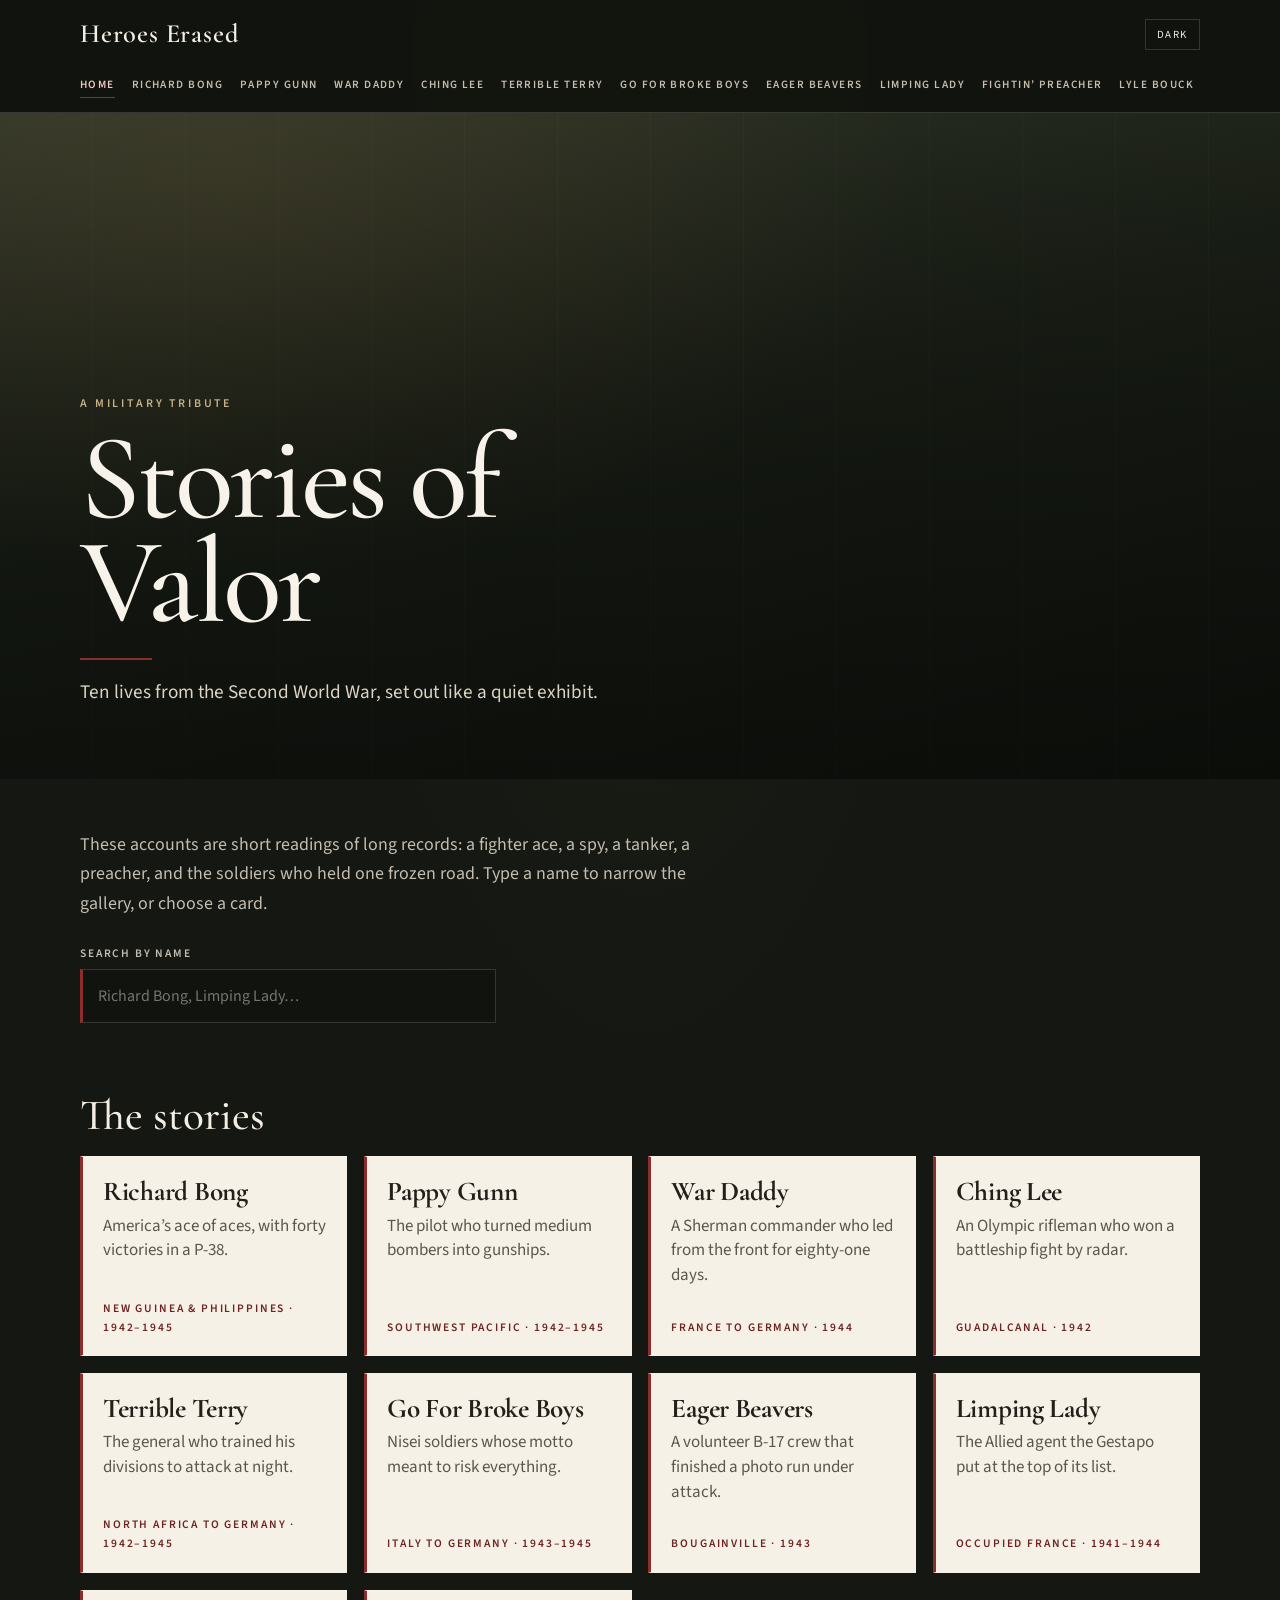
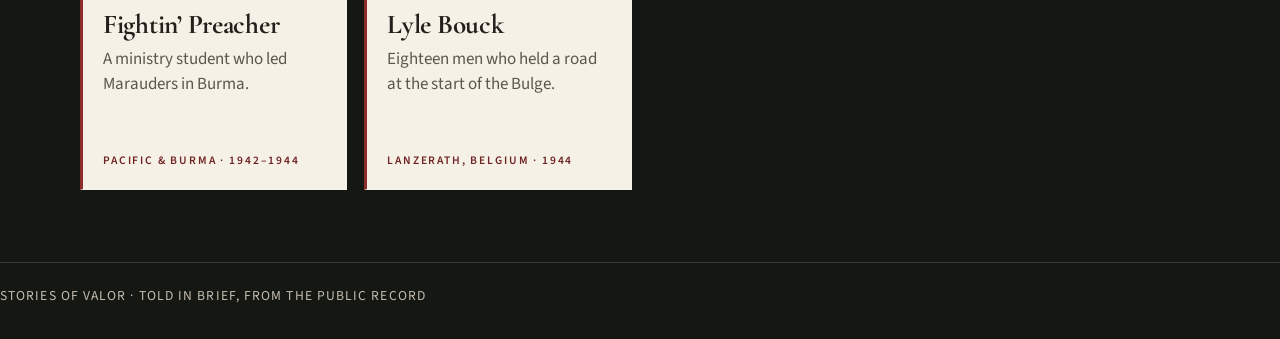
<file: index.html>
<!DOCTYPE html>
<html lang="en">
<head>
  <meta charset="UTF-8">
  <meta name="viewport" content="width=device-width, initial-scale=1.0">
  <title>Stories of Valor · Heroes Erased</title>
  <meta name="description" content="A gallery of ten stories of courage from the Second World War.">
  <link rel="preconnect" href="https://fonts.googleapis.com">
  <link rel="preconnect" href="https://fonts.gstatic.com" crossorigin>
  <link href="https://fonts.googleapis.com/css2?family=Cormorant+Garamond:ital,wght@0,500;0,600;0,700;1,500&family=Source+Sans+3:ital,wght@0,400;0,500;0,600;0,700;1,400&display=swap" rel="stylesheet">
  <link rel="stylesheet" href="css/styles.css">
  <script src="js/main.js"></script>
</head>
<body data-page="home">
  <a class="skip-link" href="#main">Skip to content</a>
  <!-- Navigation is rendered by js/main.js -->
  <header class="site-header" id="site-header"></header>
  <main id="main">
    <section class="hero">
      <div class="hero-overlay"></div>
      <div class="hero-content">
        <p class="eyebrow">A military tribute</p>
        <h1>Stories of Valor</h1>
        <hr class="hero-rule">
        <p class="hero-sub">Ten lives from the Second World War, set out like a quiet exhibit.</p>
      </div>
    </section>
    <section class="section">
      <p class="intro-copy">These accounts are short readings of long records: a fighter ace, a spy, a tanker, a preacher, and the soldiers who held one frozen road. Type a name to narrow the gallery, or choose a card.</p>
      <form class="search-form" role="search">
        <label for="story-search">Search by name</label>
        <input id="story-search" type="search" placeholder="Richard Bong, Limping Lady…" autocomplete="off">
      </form>
      <p id="search-status" class="search-status" aria-live="polite"></p>
      <h2 class="section-title" id="gallery-title">The stories</h2>
      <div class="card-grid" id="card-grid">
        <a class="story-card" href="richard-bong.html">
          <h2>Richard Bong</h2>
          <p class="teaser">America’s ace of aces, with forty victories in a P-38.</p>
          <p class="card-meta">New Guinea &amp; Philippines · 1942–1945</p>
        </a>
        <a class="story-card" href="pappy-gunn.html">
          <h2>Pappy Gunn</h2>
          <p class="teaser">The pilot who turned medium bombers into gunships.</p>
          <p class="card-meta">Southwest Pacific · 1942–1945</p>
        </a>
        <a class="story-card" href="war-daddy.html">
          <h2>War Daddy</h2>
          <p class="teaser">A Sherman commander who led from the front for eighty-one days.</p>
          <p class="card-meta">France to Germany · 1944</p>
        </a>
        <a class="story-card" href="ching-lee.html">
          <h2>Ching Lee</h2>
          <p class="teaser">An Olympic rifleman who won a battleship fight by radar.</p>
          <p class="card-meta">Guadalcanal · 1942</p>
        </a>
        <a class="story-card" href="terrible-terry.html">
          <h2>Terrible Terry</h2>
          <p class="teaser">The general who trained his divisions to attack at night.</p>
          <p class="card-meta">North Africa to Germany · 1942–1945</p>
        </a>
        <a class="story-card" href="go-for-broke.html">
          <h2>Go For Broke Boys</h2>
          <p class="teaser">Nisei soldiers whose motto meant to risk everything.</p>
          <p class="card-meta">Italy to Germany · 1943–1945</p>
        </a>
        <a class="story-card" href="eager-beavers.html">
          <h2>Eager Beavers</h2>
          <p class="teaser">A volunteer B-17 crew that finished a photo run under attack.</p>
          <p class="card-meta">Bougainville · 1943</p>
        </a>
        <a class="story-card" href="limping-lady.html">
          <h2>Limping Lady</h2>
          <p class="teaser">The Allied agent the Gestapo put at the top of its list.</p>
          <p class="card-meta">Occupied France · 1941–1944</p>
        </a>
        <a class="story-card" href="fighting-preacher.html">
          <h2>Fightin’ Preacher</h2>
          <p class="teaser">A ministry student who led Marauders in Burma.</p>
          <p class="card-meta">Pacific &amp; Burma · 1942–1944</p>
        </a>
        <a class="story-card" href="lyle-bouck.html">
          <h2>Lyle Bouck</h2>
          <p class="teaser">Eighteen men who held a road at the start of the Bulge.</p>
          <p class="card-meta">Lanzerath, Belgium · 1944</p>
        </a>
      </div>
    </section>
  </main>
  <footer class="site-footer">
    <p>Stories of Valor · Told in brief, from the public record</p>
  </footer>
  <script src="js/theme.js"></script>
</body>
</html>
</file>
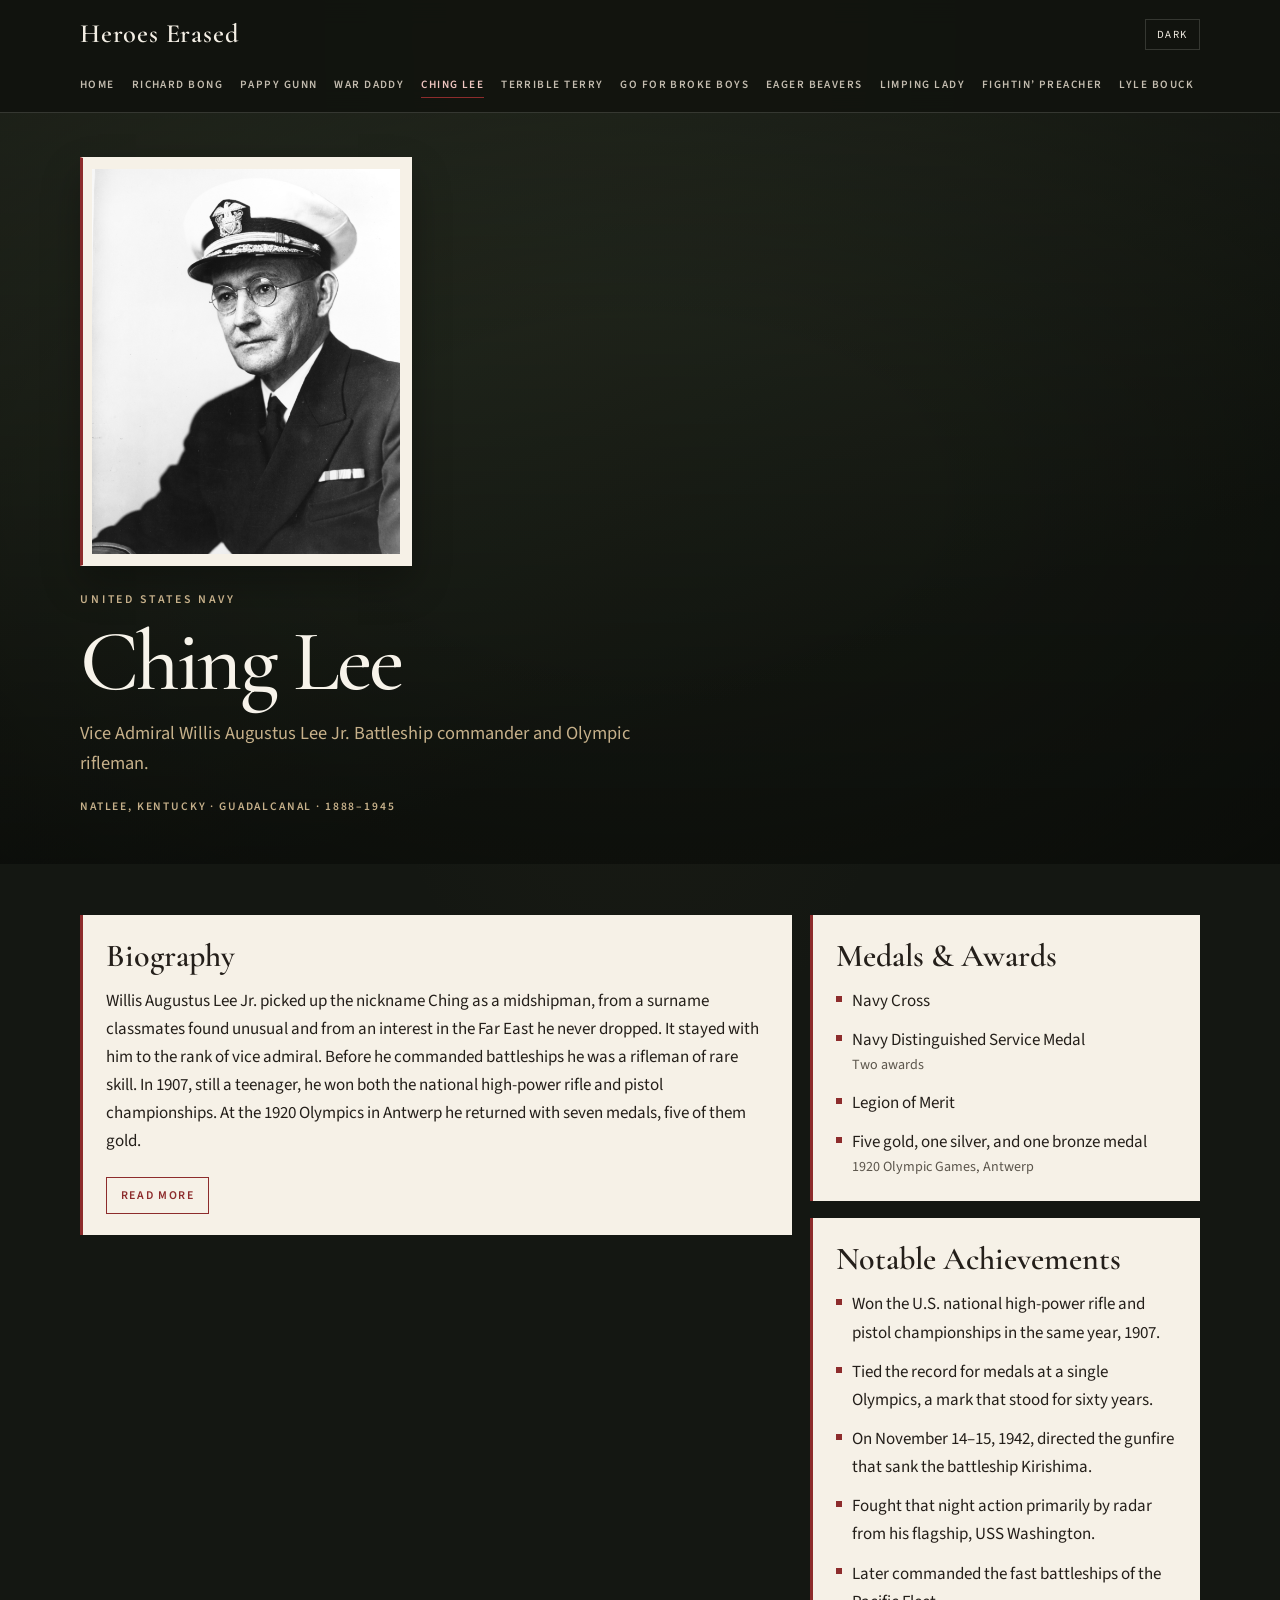
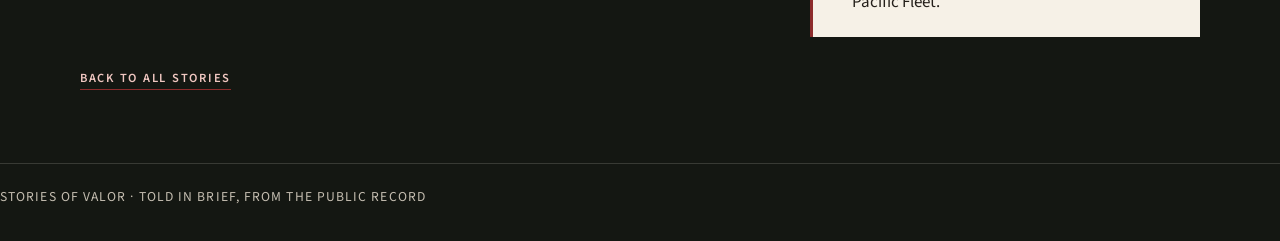
<file: ching-lee.html>
<!DOCTYPE html>
<html lang="en">
<head>
  <meta charset="UTF-8">
  <meta name="viewport" content="width=device-width, initial-scale=1.0">
  <title>Ching Lee · Stories of Valor</title>
  <meta name="description" content="Vice Admiral Willis A. Lee, the Olympic marksman who commanded at Guadalcanal.">
  <link rel="preconnect" href="https://fonts.googleapis.com">
  <link rel="preconnect" href="https://fonts.gstatic.com" crossorigin>
  <link href="https://fonts.googleapis.com/css2?family=Cormorant+Garamond:ital,wght@0,500;0,600;0,700;1,500&family=Source+Sans+3:ital,wght@0,400;0,500;0,600;0,700;1,400&display=swap" rel="stylesheet">
  <link rel="stylesheet" href="css/styles.css">
  <script src="js/main.js"></script>
</head>
<body data-page="ching-lee">
  <a class="skip-link" href="#main">Skip to content</a>
  <header class="site-header" id="site-header"></header>
  <main id="main">
    <header class="profile-banner">
      <div class="profile-banner-inner">
        <figure class="portrait-card">
          <img src="Images/chinglee.jpg" alt="Ching Lee">
        </figure>
        <p class="eyebrow">United States Navy</p>
        <h1>Ching Lee</h1>
        <p class="profile-role">Vice Admiral Willis Augustus Lee Jr. Battleship commander and Olympic rifleman.</p>
        <p class="card-meta">Natlee, Kentucky · Guadalcanal · 1888–1945</p>
      </div>
    </header>
    <section class="section">
      <div class="profile-grid">
        <article class="panel">
          <h2>Biography</h2>
          <div class="bio" id="bio">
            <p>Willis Augustus Lee Jr. picked up the nickname Ching as a midshipman, from a surname classmates found unusual and from an interest in the Far East he never dropped. It stayed with him to the rank of vice admiral. Before he commanded battleships he was a rifleman of rare skill. In 1907, still a teenager, he won both the national high-power rifle and pistol championships. At the 1920 Olympics in Antwerp he returned with seven medals, five of them gold.</p>
            <div class="bio-more" id="bio-more">
              <p>His war turned on a dark night off Guadalcanal. On November 14–15, 1942, Rear Admiral Lee flew his flag in the battleship Washington. A Japanese force built around the battleship Kirishima was coming down to shell the Marines and put reinforcements ashore. Lee fought the action with radar, an instrument he understood as an extension of gunnery. Washington’s salvos left Kirishima a wreck. She sank before morning. It was the only time in the war an American battleship sank an enemy battleship in a single-ship gunfight.</p>
              <p>The Navy Cross followed, and in 1944 command of the Pacific Fleet’s battleships. Ten days after Japan surrendered, Lee died of a heart attack in a launch carrying him out to the gunnery ship Wyoming, off Portland, Maine. He is buried at Arlington National Cemetery.</p>
            </div>
          </div>
          <button class="read-toggle" type="button" aria-controls="bio-more">Read more</button>
        </article>
        <div class="profile-side">
          <section class="panel">
            <h2>Medals &amp; Awards</h2>
            <ul class="award-list">
              <li>Navy Cross</li>
              <li>Navy Distinguished Service Medal <span class="award-note">Two awards</span></li>
              <li>Legion of Merit</li>
              <li>Five gold, one silver, and one bronze medal <span class="award-note">1920 Olympic Games, Antwerp</span></li>
            </ul>
          </section>
          <section class="panel">
            <h2>Notable Achievements</h2>
            <ul class="achieve-list">
              <li>Won the U.S. national high-power rifle and pistol championships in the same year, 1907.</li>
              <li>Tied the record for medals at a single Olympics, a mark that stood for sixty years.</li>
              <li>On November 14–15, 1942, directed the gunfire that sank the battleship Kirishima.</li>
              <li>Fought that night action primarily by radar from his flagship, USS Washington.</li>
              <li>Later commanded the fast battleships of the Pacific Fleet.</li>
            </ul>
          </section>
        </div>
      </div>
      <p class="back-link"><a href="index.html">Back to all stories</a></p>
    </section>
  </main>
  <footer class="site-footer">
    <p>Stories of Valor · Told in brief, from the public record</p>
  </footer>
  <script src="js/theme.js"></script>
</body>
</html>
</file>
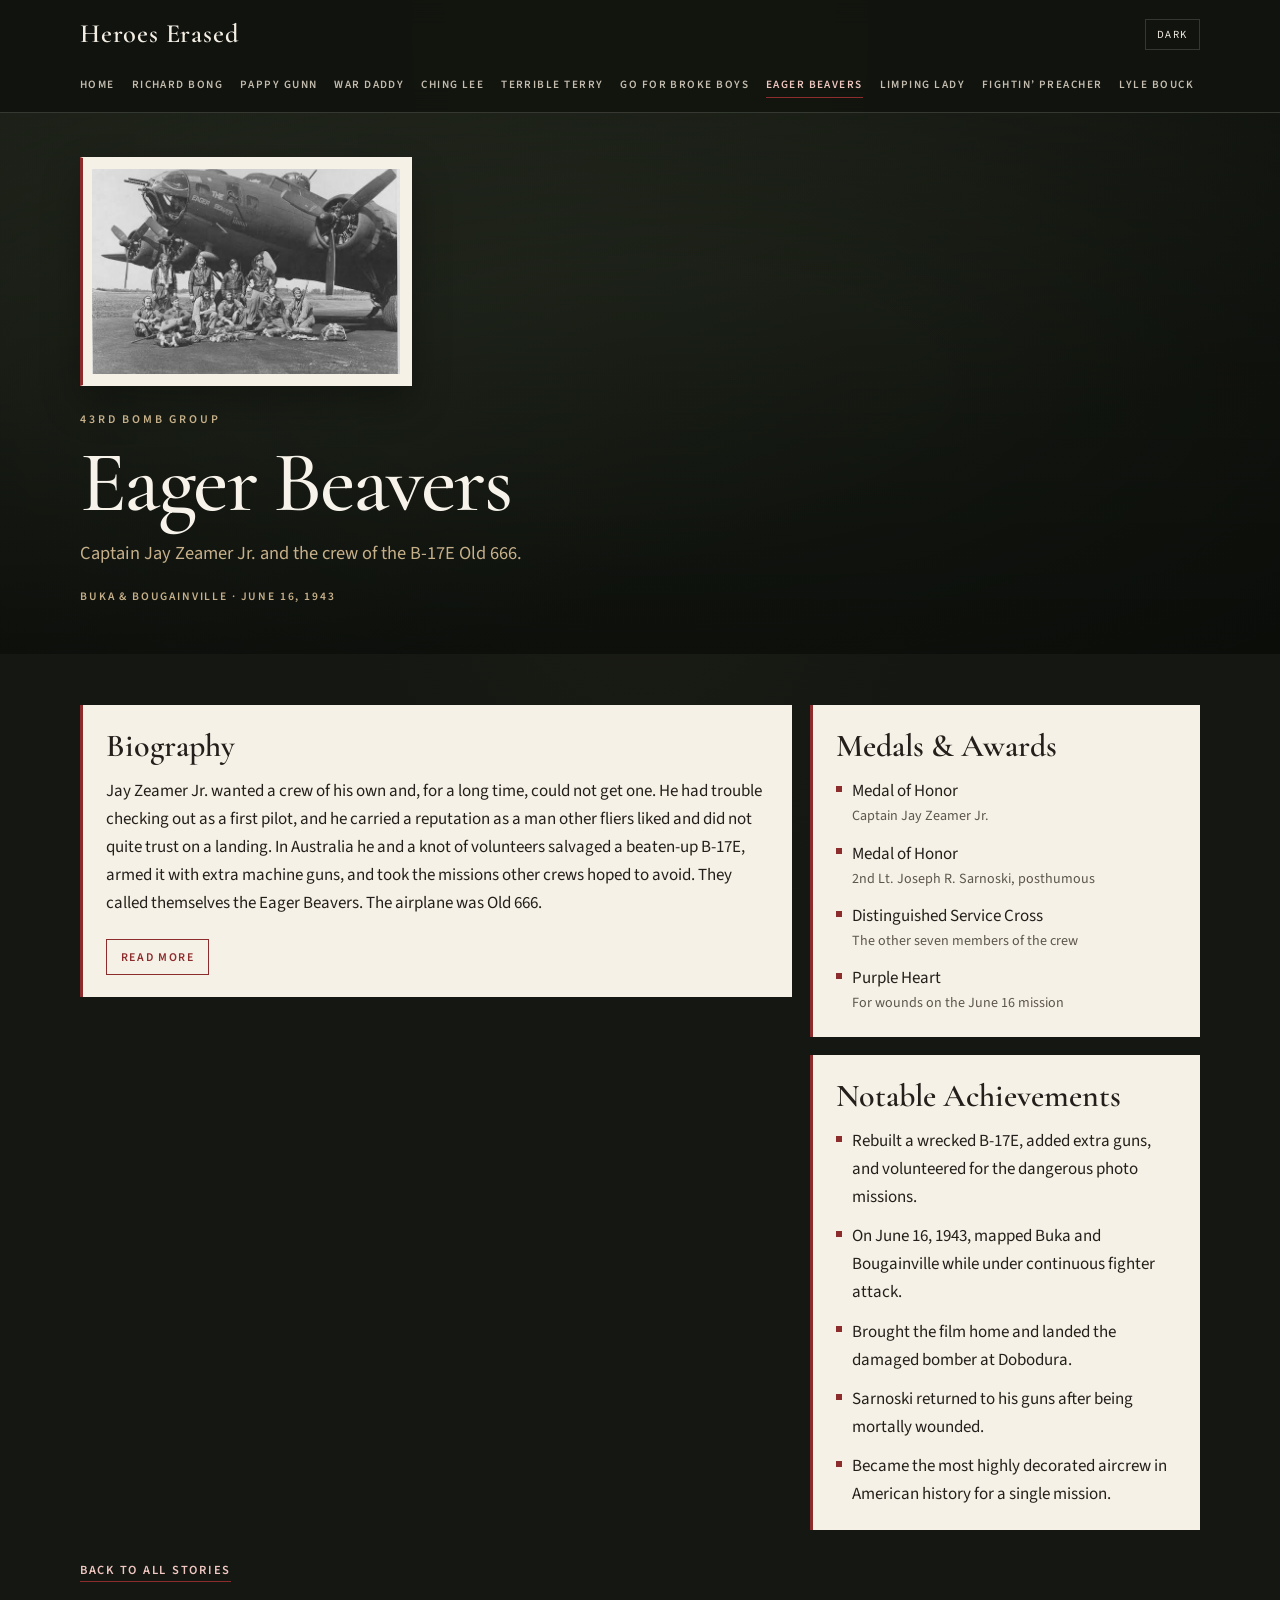
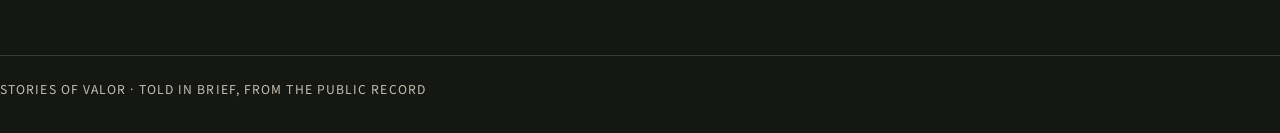
<file: eager-beavers.html>
<!DOCTYPE html>
<html lang="en">
<head>
  <meta charset="UTF-8">
  <meta name="viewport" content="width=device-width, initial-scale=1.0">
  <title>Eager Beavers · Stories of Valor</title>
  <meta name="description" content="Jay Zeamer and the B-17 crew known as the Eager Beavers, the most decorated American aircrew.">
  <link rel="preconnect" href="https://fonts.googleapis.com">
  <link rel="preconnect" href="https://fonts.gstatic.com" crossorigin>
  <link href="https://fonts.googleapis.com/css2?family=Cormorant+Garamond:ital,wght@0,500;0,600;0,700;1,500&family=Source+Sans+3:ital,wght@0,400;0,500;0,600;0,700;1,400&display=swap" rel="stylesheet">
  <link rel="stylesheet" href="css/styles.css">
  <script src="js/main.js"></script>
</head>
<body data-page="eager-beavers">
  <a class="skip-link" href="#main">Skip to content</a>
  <header class="site-header" id="site-header"></header>
  <main id="main">
    <header class="profile-banner">
      <div class="profile-banner-inner">
        <figure class="portrait-card portrait-card--wide">
          <img src="Images/eagerbeavers.jpg" alt="Eager Beavers">
        </figure>
        <p class="eyebrow">43rd Bomb Group</p>
        <h1>Eager Beavers</h1>
        <p class="profile-role">Captain Jay Zeamer Jr. and the crew of the B-17E Old 666.</p>
        <p class="card-meta">Buka &amp; Bougainville · June 16, 1943</p>
      </div>
    </header>
    <section class="section">
      <div class="profile-grid">
        <article class="panel">
          <h2>Biography</h2>
          <div class="bio" id="bio">
            <p>Jay Zeamer Jr. wanted a crew of his own and, for a long time, could not get one. He had trouble checking out as a first pilot, and he carried a reputation as a man other fliers liked and did not quite trust on a landing. In Australia he and a knot of volunteers salvaged a beaten-up B-17E, armed it with extra machine guns, and took the missions other crews hoped to avoid. They called themselves the Eager Beavers. The airplane was Old 666.</p>
            <div class="bio-more" id="bio-more">
              <p>On June 16, 1943, Zeamer volunteered to photograph the coasts of Buka and Bougainville ahead of an Allied landing. The bomber made the mapping run alone. Japanese fighters rose to meet it, and Zeamer held the course until the cameras finished. The fight ran for most of an hour. Bombardier Joseph Sarnoski, already wounded, crawled back to his guns and kept firing until he was killed. Zeamer was hit in both arms and both legs, with one leg broken, and stayed at the controls. The crew shot down several of the fighters. Old 666, riddled and without hydraulics, reached Dobodura, hundreds of miles away, and landed.</p>
              <p>Zeamer lived. Sarnoski received the Medal of Honor after his death, and Zeamer received the same medal. Every other member of the crew received the Distinguished Service Cross. It remains the most highly decorated aircrew in American history.</p>
            </div>
          </div>
          <button class="read-toggle" type="button" aria-controls="bio-more">Read more</button>
        </article>
        <div class="profile-side">
          <section class="panel">
            <h2>Medals &amp; Awards</h2>
            <ul class="award-list">
              <li>Medal of Honor <span class="award-note">Captain Jay Zeamer Jr.</span></li>
              <li>Medal of Honor <span class="award-note">2nd Lt. Joseph R. Sarnoski, posthumous</span></li>
              <li>Distinguished Service Cross <span class="award-note">The other seven members of the crew</span></li>
              <li>Purple Heart <span class="award-note">For wounds on the June 16 mission</span></li>
            </ul>
          </section>
          <section class="panel">
            <h2>Notable Achievements</h2>
            <ul class="achieve-list">
              <li>Rebuilt a wrecked B-17E, added extra guns, and volunteered for the dangerous photo missions.</li>
              <li>On June 16, 1943, mapped Buka and Bougainville while under continuous fighter attack.</li>
              <li>Brought the film home and landed the damaged bomber at Dobodura.</li>
              <li>Sarnoski returned to his guns after being mortally wounded.</li>
              <li>Became the most highly decorated aircrew in American history for a single mission.</li>
            </ul>
          </section>
        </div>
      </div>
      <p class="back-link"><a href="index.html">Back to all stories</a></p>
    </section>
  </main>
  <footer class="site-footer">
    <p>Stories of Valor · Told in brief, from the public record</p>
  </footer>
  <script src="js/theme.js"></script>
</body>
</html>
</file>
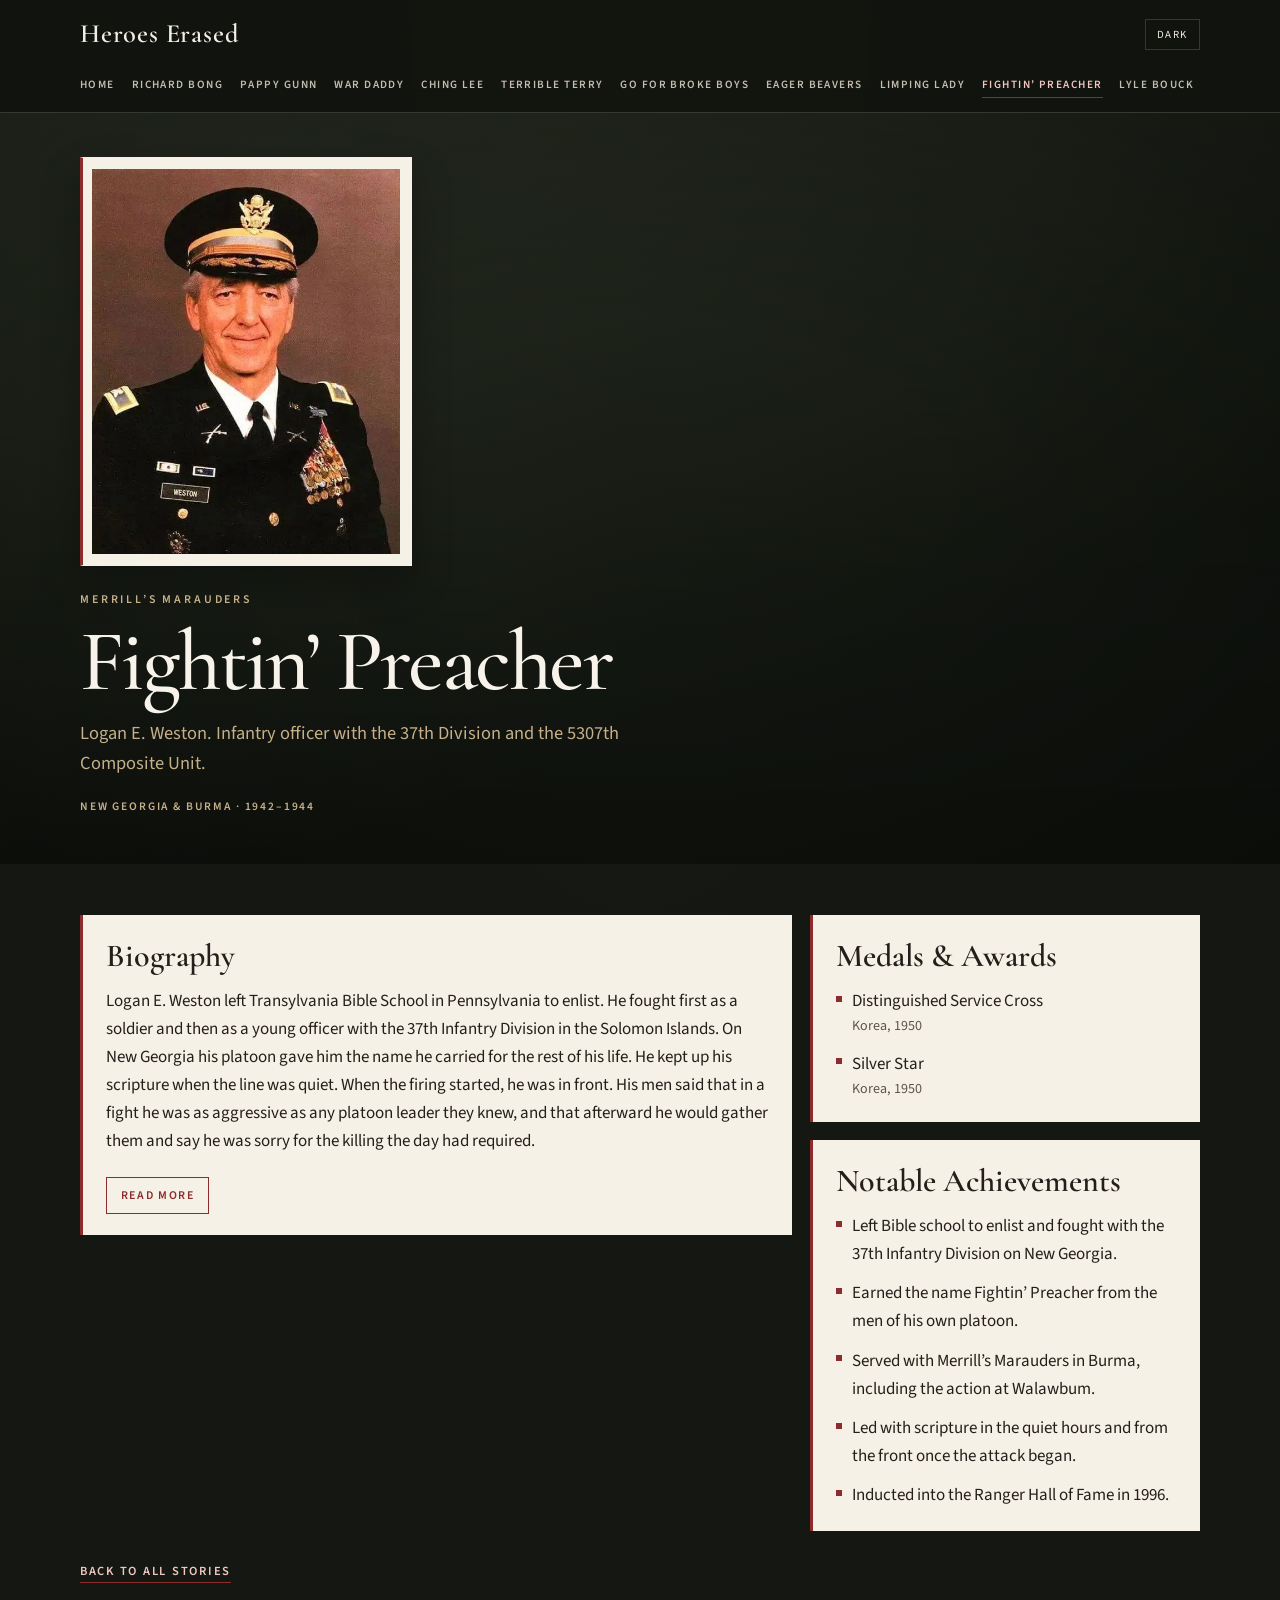
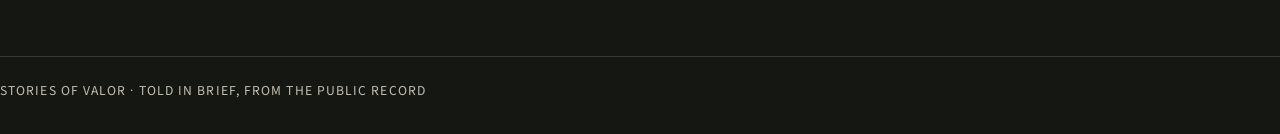
<file: fighting-preacher.html>
<!DOCTYPE html>
<html lang="en">
<head>
  <meta charset="UTF-8">
  <meta name="viewport" content="width=device-width, initial-scale=1.0">
  <title>Fightin’ Preacher · Stories of Valor</title>
  <meta name="description" content="Logan E. Weston, the infantry officer his men called the Fightin’ Preacher.">
  <link rel="preconnect" href="https://fonts.googleapis.com">
  <link rel="preconnect" href="https://fonts.gstatic.com" crossorigin>
  <link href="https://fonts.googleapis.com/css2?family=Cormorant+Garamond:ital,wght@0,500;0,600;0,700;1,500&family=Source+Sans+3:ital,wght@0,400;0,500;0,600;0,700;1,400&display=swap" rel="stylesheet">
  <link rel="stylesheet" href="css/styles.css">
  <script src="js/main.js"></script>
</head>
<body data-page="fighting-preacher">
  <a class="skip-link" href="#main">Skip to content</a>
  <header class="site-header" id="site-header"></header>
  <main id="main">
    <header class="profile-banner">
      <div class="profile-banner-inner">
        <figure class="portrait-card">
          <img src="Images/fightinpreacher.jpg" alt="Fightin’ Preacher">
        </figure>
        <p class="eyebrow">Merrill’s Marauders</p>
        <h1>Fightin’ Preacher</h1>
        <p class="profile-role">Logan E. Weston. Infantry officer with the 37th Division and the 5307th Composite Unit.</p>
        <p class="card-meta">New Georgia &amp; Burma · 1942–1944</p>
      </div>
    </header>
    <section class="section">
      <div class="profile-grid">
        <article class="panel">
          <h2>Biography</h2>
          <div class="bio" id="bio">
            <p>Logan E. Weston left Transylvania Bible School in Pennsylvania to enlist. He fought first as a soldier and then as a young officer with the 37th Infantry Division in the Solomon Islands. On New Georgia his platoon gave him the name he carried for the rest of his life. He kept up his scripture when the line was quiet. When the firing started, he was in front. His men said that in a fight he was as aggressive as any platoon leader they knew, and that afterward he would gather them and say he was sorry for the killing the day had required.</p>
            <div class="bio-more" id="bio-more">
              <p>He took the name into Merrill’s Marauders, the 5307th Composite Unit, which walked into Burma in 1944 to operate behind Japanese lines. Weston led reconnaissance soldiers of that force, including the fight around the supply base at Walawbum. The Marauders were volunteers, short of food and rest, and asked to do the work of a much larger unit. He led them as he had led the platoon on New Georgia: a prayer, then the advance.</p>
              <p>The nickname followed him into two later wars. In Korea he commanded a rifle company and received the Distinguished Service Cross and the Silver Star. He served again in Vietnam with Special Forces. In 1996 the Army inducted Colonel Weston into the Ranger Hall of Fame. The name his platoon chose in the Pacific was the one that lasted.</p>
            </div>
          </div>
          <button class="read-toggle" type="button" aria-controls="bio-more">Read more</button>
        </article>
        <div class="profile-side">
          <section class="panel">
            <h2>Medals &amp; Awards</h2>
            <ul class="award-list">
              <li>Distinguished Service Cross <span class="award-note">Korea, 1950</span></li>
              <li>Silver Star <span class="award-note">Korea, 1950</span></li>
            </ul>
          </section>
          <section class="panel">
            <h2>Notable Achievements</h2>
            <ul class="achieve-list">
              <li>Left Bible school to enlist and fought with the 37th Infantry Division on New Georgia.</li>
              <li>Earned the name Fightin’ Preacher from the men of his own platoon.</li>
              <li>Served with Merrill’s Marauders in Burma, including the action at Walawbum.</li>
              <li>Led with scripture in the quiet hours and from the front once the attack began.</li>
              <li>Inducted into the Ranger Hall of Fame in 1996.</li>
            </ul>
          </section>
        </div>
      </div>
      <p class="back-link"><a href="index.html">Back to all stories</a></p>
    </section>
  </main>
  <footer class="site-footer">
    <p>Stories of Valor · Told in brief, from the public record</p>
  </footer>
  <script src="js/theme.js"></script>
</body>
</html>
</file>
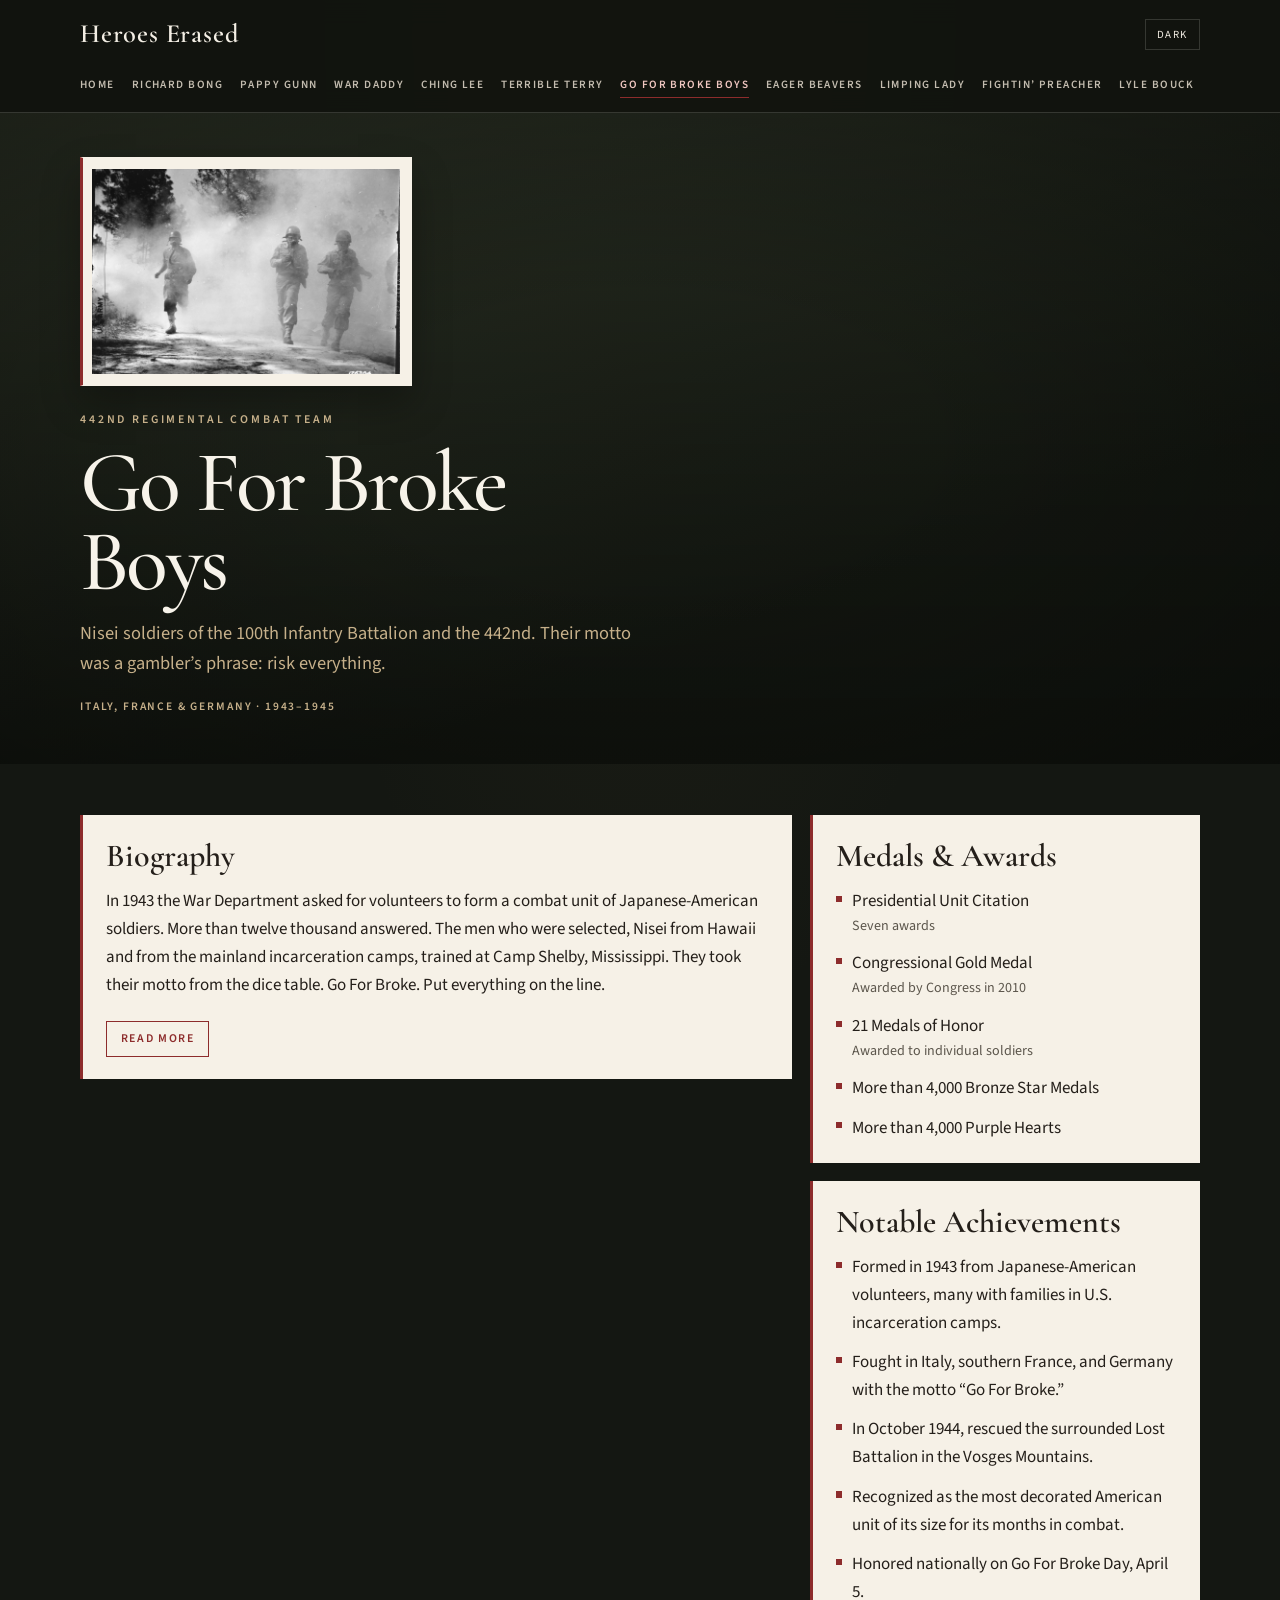
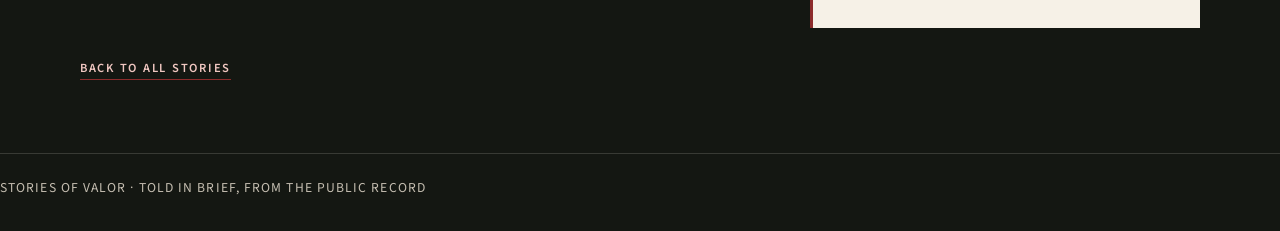
<file: go-for-broke.html>
<!DOCTYPE html>
<html lang="en">
<head>
  <meta charset="UTF-8">
  <meta name="viewport" content="width=device-width, initial-scale=1.0">
  <title>Go For Broke Boys · Stories of Valor</title>
  <meta name="description" content="The 442nd Regimental Combat Team, Japanese-American soldiers of the Second World War.">
  <link rel="preconnect" href="https://fonts.googleapis.com">
  <link rel="preconnect" href="https://fonts.gstatic.com" crossorigin>
  <link href="https://fonts.googleapis.com/css2?family=Cormorant+Garamond:ital,wght@0,500;0,600;0,700;1,500&family=Source+Sans+3:ital,wght@0,400;0,500;0,600;0,700;1,400&display=swap" rel="stylesheet">
  <link rel="stylesheet" href="css/styles.css">
  <script src="js/main.js"></script>
</head>
<body data-page="go-for-broke">
  <a class="skip-link" href="#main">Skip to content</a>
  <header class="site-header" id="site-header"></header>
  <main id="main">
    <header class="profile-banner">
      <div class="profile-banner-inner">
        <figure class="portrait-card portrait-card--wide">
          <img src="Images/goforbrokeboys.jpg" alt="Go For Broke Boys">
        </figure>
        <p class="eyebrow">442nd Regimental Combat Team</p>
        <h1>Go For Broke Boys</h1>
        <p class="profile-role">Nisei soldiers of the 100th Infantry Battalion and the 442nd. Their motto was a gambler’s phrase: risk everything.</p>
        <p class="card-meta">Italy, France &amp; Germany · 1943–1945</p>
      </div>
    </header>
    <section class="section">
      <div class="profile-grid">
        <article class="panel">
          <h2>Biography</h2>
          <div class="bio" id="bio">
            <p>In 1943 the War Department asked for volunteers to form a combat unit of Japanese-American soldiers. More than twelve thousand answered. The men who were selected, Nisei from Hawaii and from the mainland incarceration camps, trained at Camp Shelby, Mississippi. They took their motto from the dice table. Go For Broke. Put everything on the line.</p>
            <div class="bio-more" id="bio-more">
              <p>The 100th Infantry Battalion was already in Italy when the 442nd Regimental Combat Team arrived to join it. Together they fought up the Italian peninsula, in southern France, and into Germany. In the Vosges Mountains in late October 1944, the regiment was sent to break through to the 1st Battalion of the 141st Infantry, cut off in the forest and soon called the Lost Battalion. The rescue succeeded. The losses were severe. Soldiers whose own families were held behind barbed wire in the United States kept moving forward.</p>
              <p>The decorations earned in less than two years are among the most extraordinary in the Army for a unit of this size. Twenty-one soldiers of the regiment and its attached battalion ultimately received the Medal of Honor. In 2010 Congress awarded the Congressional Gold Medal to the 442nd and the units that served with it. April 5 is observed as Go For Broke Day.</p>
            </div>
          </div>
          <button class="read-toggle" type="button" aria-controls="bio-more">Read more</button>
        </article>
        <div class="profile-side">
          <section class="panel">
            <h2>Medals &amp; Awards</h2>
            <ul class="award-list">
              <li>Presidential Unit Citation <span class="award-note">Seven awards</span></li>
              <li>Congressional Gold Medal <span class="award-note">Awarded by Congress in 2010</span></li>
              <li>21 Medals of Honor <span class="award-note">Awarded to individual soldiers</span></li>
              <li>More than 4,000 Bronze Star Medals</li>
              <li>More than 4,000 Purple Hearts</li>
            </ul>
          </section>
          <section class="panel">
            <h2>Notable Achievements</h2>
            <ul class="achieve-list">
              <li>Formed in 1943 from Japanese-American volunteers, many with families in U.S. incarceration camps.</li>
              <li>Fought in Italy, southern France, and Germany with the motto “Go For Broke.”</li>
              <li>In October 1944, rescued the surrounded Lost Battalion in the Vosges Mountains.</li>
              <li>Recognized as the most decorated American unit of its size for its months in combat.</li>
              <li>Honored nationally on Go For Broke Day, April 5.</li>
            </ul>
          </section>
        </div>
      </div>
      <p class="back-link"><a href="index.html">Back to all stories</a></p>
    </section>
  </main>
  <footer class="site-footer">
    <p>Stories of Valor · Told in brief, from the public record</p>
  </footer>
  <script src="js/theme.js"></script>
</body>
</html>
</file>
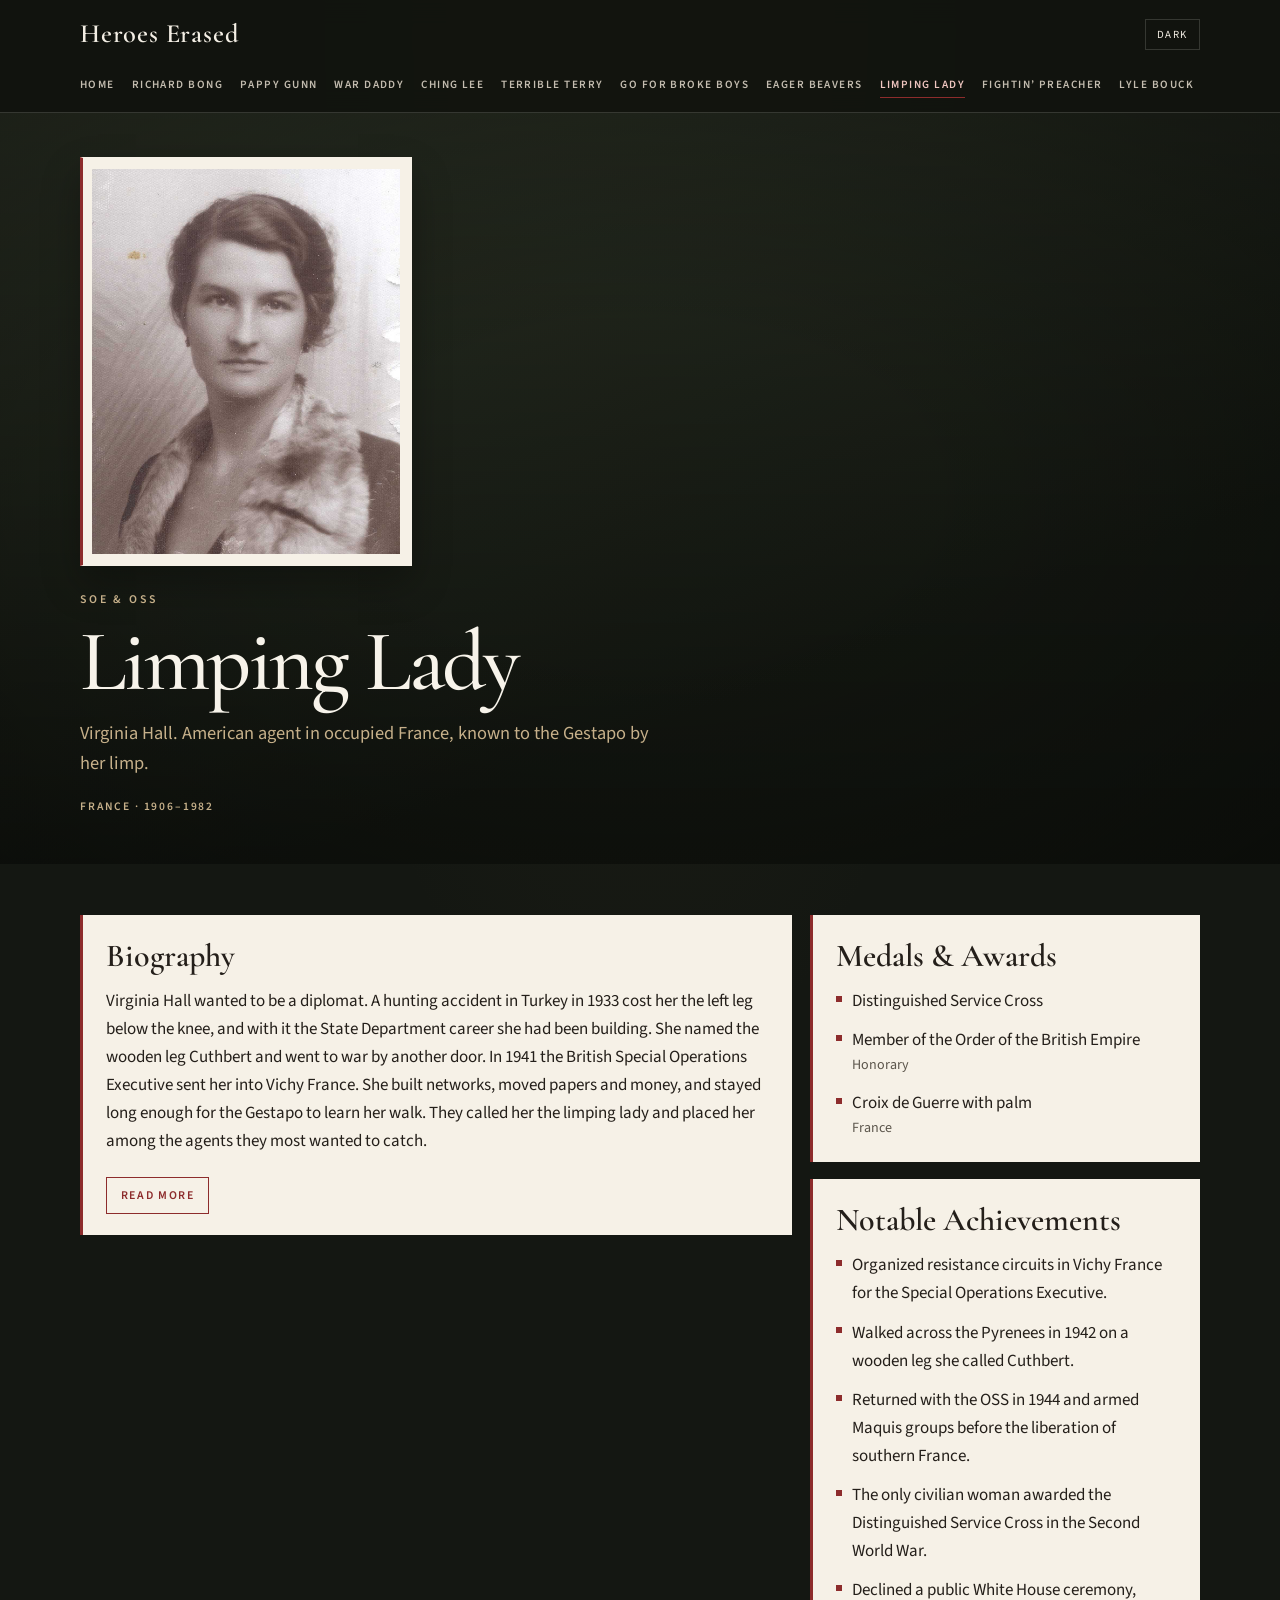
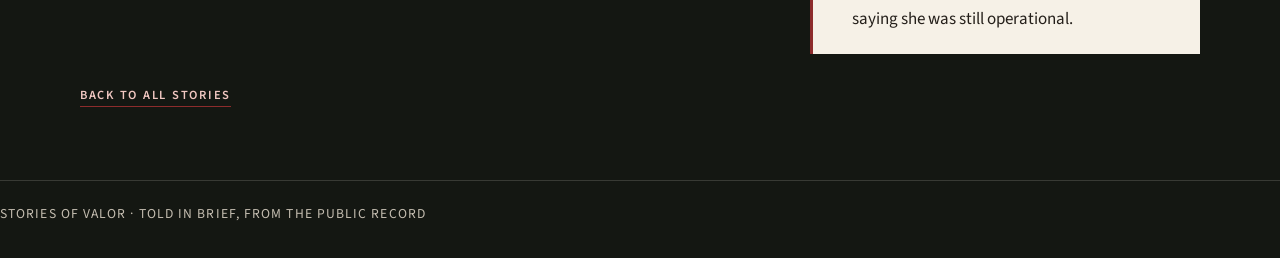
<file: limping-lady.html>
<!DOCTYPE html>
<html lang="en">
<head>
  <meta charset="UTF-8">
  <meta name="viewport" content="width=device-width, initial-scale=1.0">
  <title>Limping Lady · Stories of Valor</title>
  <meta name="description" content="Virginia Hall, the SOE and OSS agent the Gestapo called the limping lady.">
  <link rel="preconnect" href="https://fonts.googleapis.com">
  <link rel="preconnect" href="https://fonts.gstatic.com" crossorigin>
  <link href="https://fonts.googleapis.com/css2?family=Cormorant+Garamond:ital,wght@0,500;0,600;0,700;1,500&family=Source+Sans+3:ital,wght@0,400;0,500;0,600;0,700;1,400&display=swap" rel="stylesheet">
  <link rel="stylesheet" href="css/styles.css">
  <script src="js/main.js"></script>
</head>
<body data-page="limping-lady">
  <a class="skip-link" href="#main">Skip to content</a>
  <header class="site-header" id="site-header"></header>
  <main id="main">
    <header class="profile-banner">
      <div class="profile-banner-inner">
        <figure class="portrait-card">
          <img src="Images/limpinglady.jpg" alt="Limping Lady">
        </figure>
        <p class="eyebrow">SOE &amp; OSS</p>
        <h1>Limping Lady</h1>
        <p class="profile-role">Virginia Hall. American agent in occupied France, known to the Gestapo by her limp.</p>
        <p class="card-meta">France · 1906–1982</p>
      </div>
    </header>
    <section class="section">
      <div class="profile-grid">
        <article class="panel">
          <h2>Biography</h2>
          <div class="bio" id="bio">
            <p>Virginia Hall wanted to be a diplomat. A hunting accident in Turkey in 1933 cost her the left leg below the knee, and with it the State Department career she had been building. She named the wooden leg Cuthbert and went to war by another door. In 1941 the British Special Operations Executive sent her into Vichy France. She built networks, moved papers and money, and stayed long enough for the Gestapo to learn her walk. They called her the limping lady and placed her among the agents they most wanted to catch.</p>
            <div class="bio-more" id="bio-more">
              <p>In the autumn of 1942 she walked over the Pyrenees into Spain. Before she left, she signaled London that she hoped Cuthbert would not give her trouble. London missed the joke and replied that if Cuthbert became troublesome, she should eliminate him. Spain jailed her for crossing the border. The American embassy secured her release. Britain made her an honorary Member of the Order of the British Empire, and the SOE declined to send her back. She was too well known.</p>
              <p>The Office of Strategic Services would send her. In March 1944 she landed in Brittany by boat, disguised as an older countrywoman, and spent the summer arming resistance bands in central and southern France. Her groups cut roads and pressed the German retreat. In September 1945, General William Donovan presented the Distinguished Service Cross in a private ceremony. She was the only civilian woman to receive it during the war. President Truman wanted the moment to be public. Hall refused. She was, she said, still operational. She later served in the CIA and rarely spoke about France. She died in Maryland in 1982.</p>
            </div>
          </div>
          <button class="read-toggle" type="button" aria-controls="bio-more">Read more</button>
        </article>
        <div class="profile-side">
          <section class="panel">
            <h2>Medals &amp; Awards</h2>
            <ul class="award-list">
              <li>Distinguished Service Cross</li>
              <li>Member of the Order of the British Empire <span class="award-note">Honorary</span></li>
              <li>Croix de Guerre with palm <span class="award-note">France</span></li>
            </ul>
          </section>
          <section class="panel">
            <h2>Notable Achievements</h2>
            <ul class="achieve-list">
              <li>Organized resistance circuits in Vichy France for the Special Operations Executive.</li>
              <li>Walked across the Pyrenees in 1942 on a wooden leg she called Cuthbert.</li>
              <li>Returned with the OSS in 1944 and armed Maquis groups before the liberation of southern France.</li>
              <li>The only civilian woman awarded the Distinguished Service Cross in the Second World War.</li>
              <li>Declined a public White House ceremony, saying she was still operational.</li>
            </ul>
          </section>
        </div>
      </div>
      <p class="back-link"><a href="index.html">Back to all stories</a></p>
    </section>
  </main>
  <footer class="site-footer">
    <p>Stories of Valor · Told in brief, from the public record</p>
  </footer>
  <script src="js/theme.js"></script>
</body>
</html>
</file>
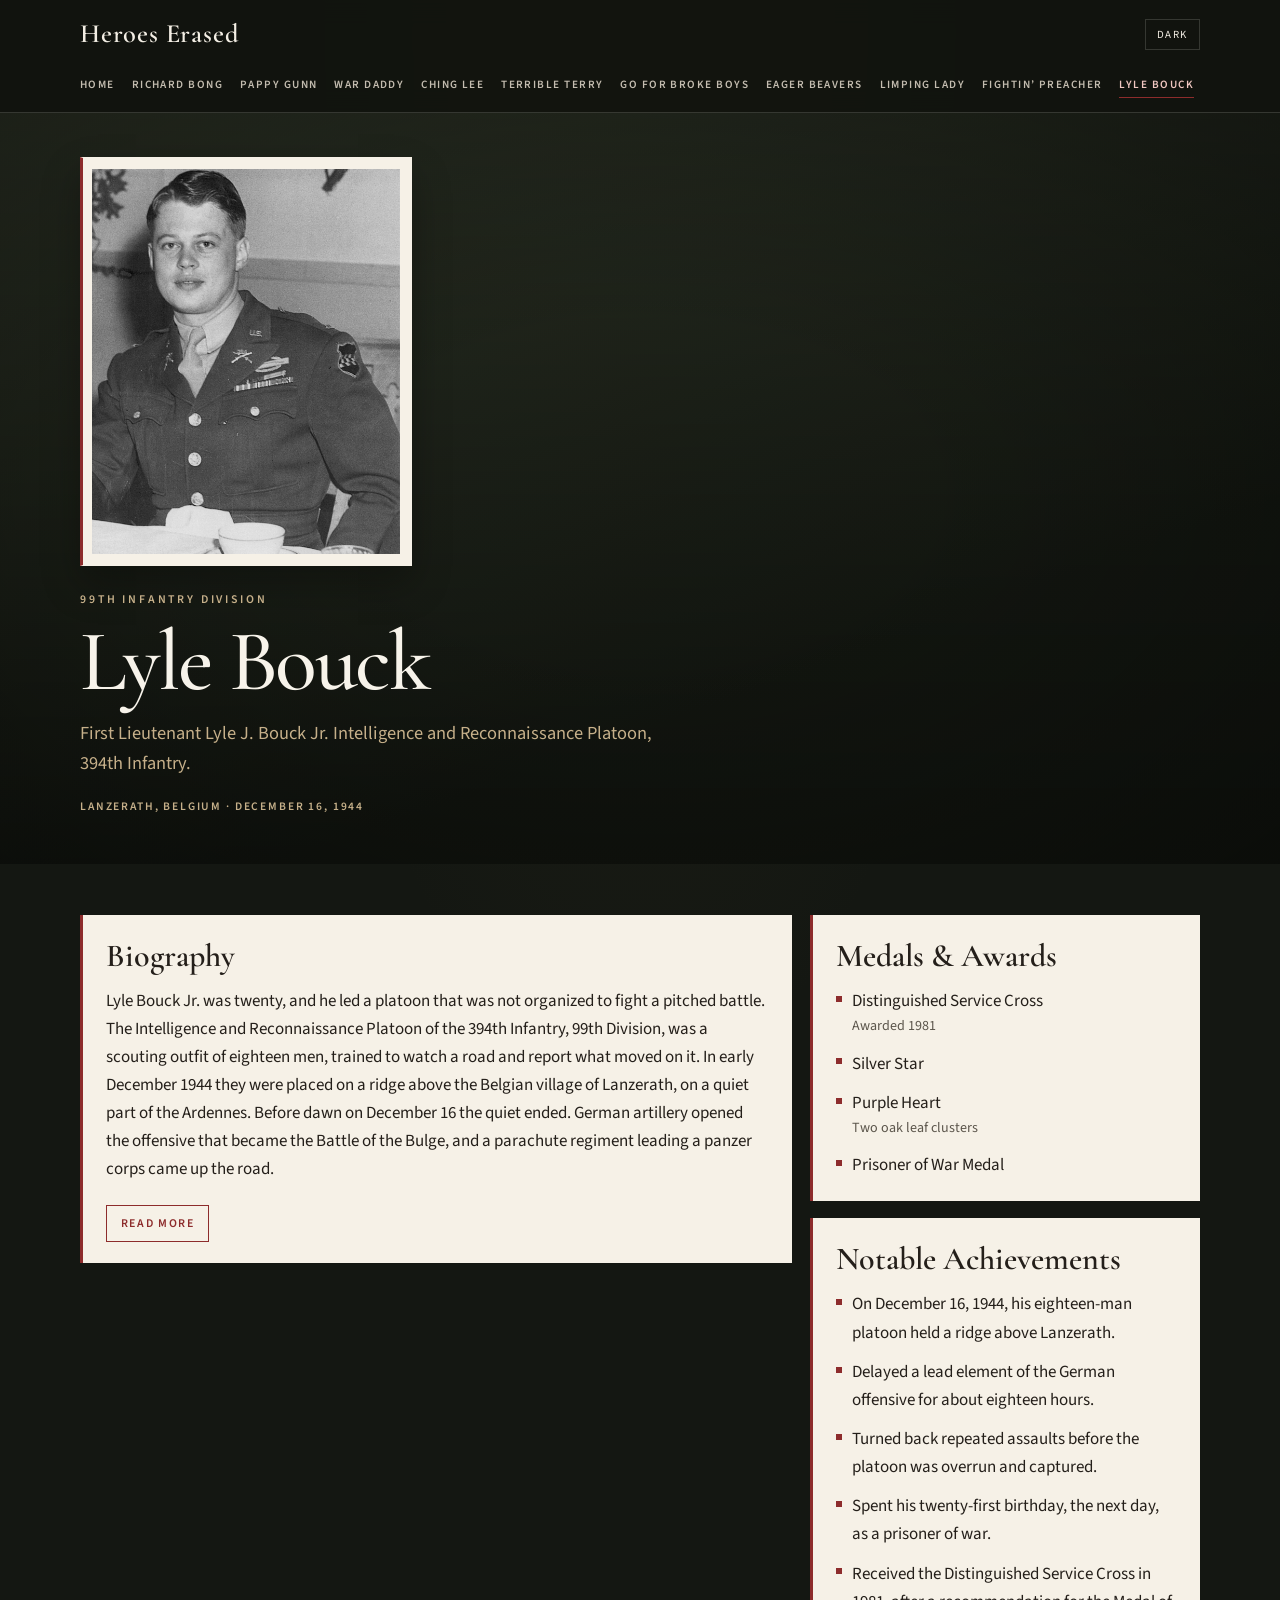
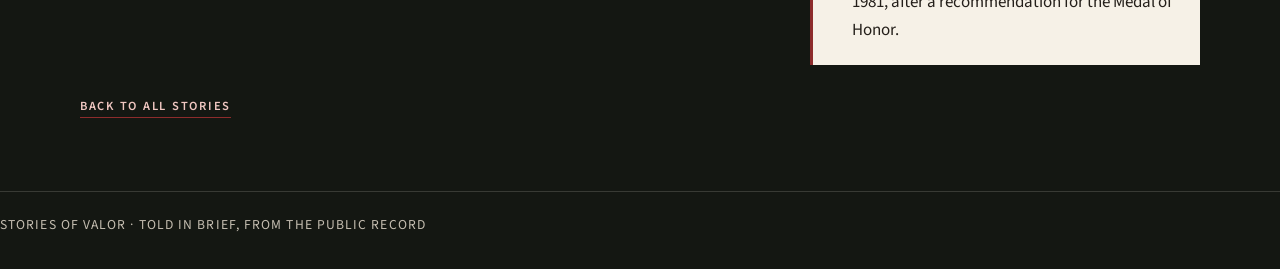
<file: lyle-bouck.html>
<!DOCTYPE html>
<html lang="en">
<head>
  <meta charset="UTF-8">
  <meta name="viewport" content="width=device-width, initial-scale=1.0">
  <title>Lyle Bouck · Stories of Valor</title>
  <meta name="description" content="First Lieutenant Lyle Bouck Jr. and the platoon that held Lanzerath at the Battle of the Bulge.">
  <link rel="preconnect" href="https://fonts.googleapis.com">
  <link rel="preconnect" href="https://fonts.gstatic.com" crossorigin>
  <link href="https://fonts.googleapis.com/css2?family=Cormorant+Garamond:ital,wght@0,500;0,600;0,700;1,500&family=Source+Sans+3:ital,wght@0,400;0,500;0,600;0,700;1,400&display=swap" rel="stylesheet">
  <link rel="stylesheet" href="css/styles.css">
  <script src="js/main.js"></script>
</head>
<body data-page="lyle-bouck">
  <a class="skip-link" href="#main">Skip to content</a>
  <header class="site-header" id="site-header"></header>
  <main id="main">
    <header class="profile-banner">
      <div class="profile-banner-inner">
        <figure class="portrait-card">
          <img src="Images/lylebouch.jpg" alt="Lyle Bouck">
        </figure>
        <p class="eyebrow">99th Infantry Division</p>
        <h1>Lyle Bouck</h1>
        <p class="profile-role">First Lieutenant Lyle J. Bouck Jr. Intelligence and Reconnaissance Platoon, 394th Infantry.</p>
        <p class="card-meta">Lanzerath, Belgium · December 16, 1944</p>
      </div>
    </header>
    <section class="section">
      <div class="profile-grid">
        <article class="panel">
          <h2>Biography</h2>
          <div class="bio" id="bio">
            <p>Lyle Bouck Jr. was twenty, and he led a platoon that was not organized to fight a pitched battle. The Intelligence and Reconnaissance Platoon of the 394th Infantry, 99th Division, was a scouting outfit of eighteen men, trained to watch a road and report what moved on it. In early December 1944 they were placed on a ridge above the Belgian village of Lanzerath, on a quiet part of the Ardennes. Before dawn on December 16 the quiet ended. German artillery opened the offensive that became the Battle of the Bulge, and a parachute regiment leading a panzer corps came up the road.</p>
            <div class="bio-more" id="bio-more">
              <p>Bouck’s men, with a handful of artillery observers, stayed in their foxholes and stopped the column. They turned back attack after attack. The Distinguished Service Cross citation later credited the platoon with delaying the advance for eighteen hours. When the ammunition was gone, the position was overrun and the survivors were captured. Bouck was wounded. The next day, December 17, he turned twenty-one as a prisoner of war.</p>
              <p>The medals did not come with that winter. In October 1981 the Army honored the platoon for Lanzerath. Bouck received the Distinguished Service Cross. Others received the Distinguished Service Cross, the Silver Star, or the Bronze Star. He had been recommended at the time for the Medal of Honor. The wait was thirty-seven years. The action is now taught as a study in what a small unit, well led, can do on ground that matters.</p>
            </div>
          </div>
          <button class="read-toggle" type="button" aria-controls="bio-more">Read more</button>
        </article>
        <div class="profile-side">
          <section class="panel">
            <h2>Medals &amp; Awards</h2>
            <ul class="award-list">
              <li>Distinguished Service Cross <span class="award-note">Awarded 1981</span></li>
              <li>Silver Star</li>
              <li>Purple Heart <span class="award-note">Two oak leaf clusters</span></li>
              <li>Prisoner of War Medal</li>
            </ul>
          </section>
          <section class="panel">
            <h2>Notable Achievements</h2>
            <ul class="achieve-list">
              <li>On December 16, 1944, his eighteen-man platoon held a ridge above Lanzerath.</li>
              <li>Delayed a lead element of the German offensive for about eighteen hours.</li>
              <li>Turned back repeated assaults before the platoon was overrun and captured.</li>
              <li>Spent his twenty-first birthday, the next day, as a prisoner of war.</li>
              <li>Received the Distinguished Service Cross in 1981, after a recommendation for the Medal of Honor.</li>
            </ul>
          </section>
        </div>
      </div>
      <p class="back-link"><a href="index.html">Back to all stories</a></p>
    </section>
  </main>
  <footer class="site-footer">
    <p>Stories of Valor · Told in brief, from the public record</p>
  </footer>
  <script src="js/theme.js"></script>
</body>
</html>
</file>
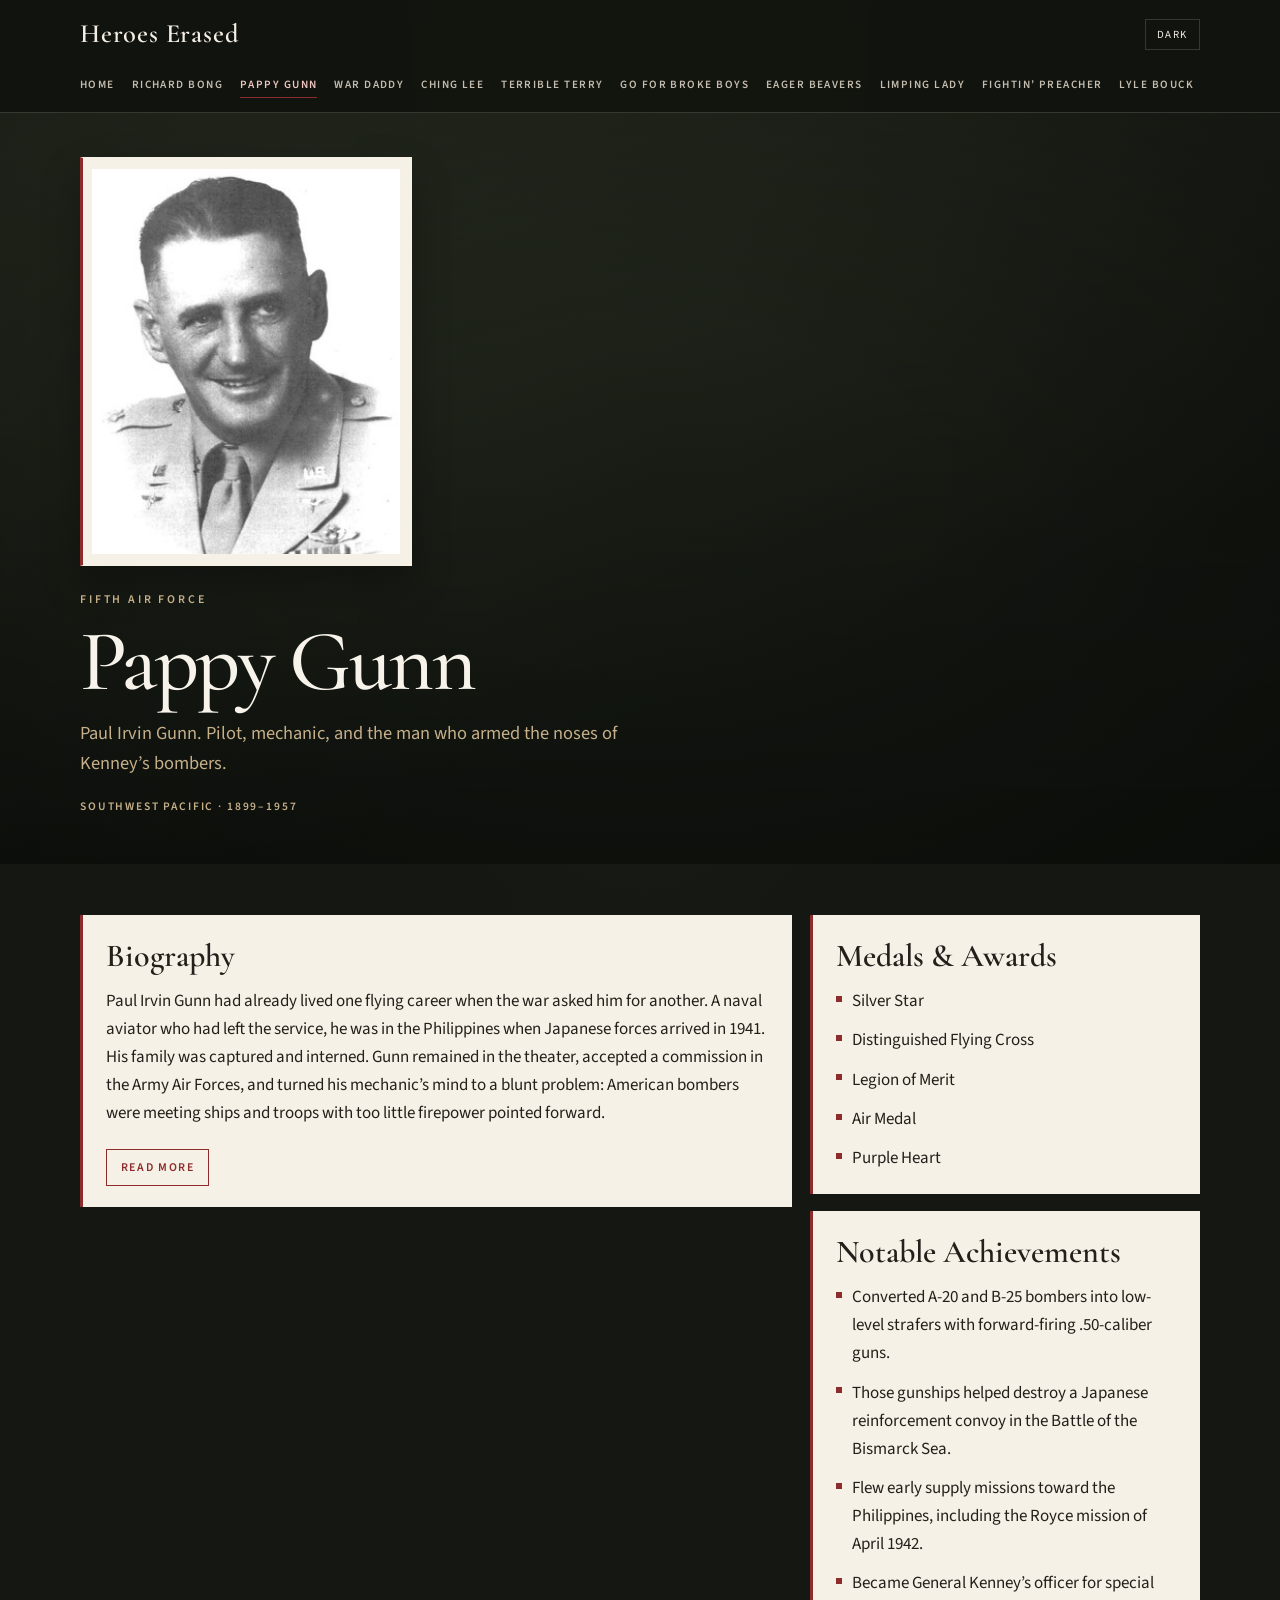
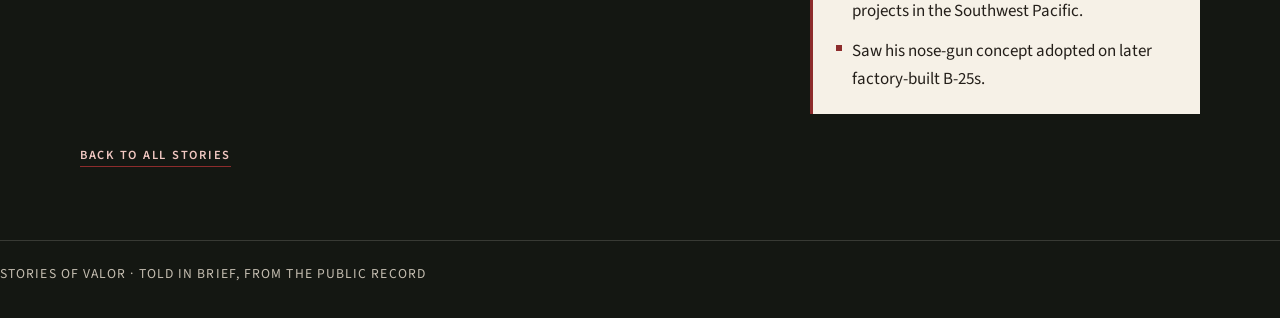
<file: pappy-gunn.html>
<!DOCTYPE html>
<html lang="en">
<head>
  <meta charset="UTF-8">
  <meta name="viewport" content="width=device-width, initial-scale=1.0">
  <title>Pappy Gunn · Stories of Valor</title>
  <meta name="description" content="Paul Irvin Gunn, the pilot who armed Pacific bombers for low-level attack.">
  <link rel="preconnect" href="https://fonts.googleapis.com">
  <link rel="preconnect" href="https://fonts.gstatic.com" crossorigin>
  <link href="https://fonts.googleapis.com/css2?family=Cormorant+Garamond:ital,wght@0,500;0,600;0,700;1,500&family=Source+Sans+3:ital,wght@0,400;0,500;0,600;0,700;1,400&display=swap" rel="stylesheet">
  <link rel="stylesheet" href="css/styles.css">
  <script src="js/main.js"></script>
</head>
<body data-page="pappy-gunn">
  <a class="skip-link" href="#main">Skip to content</a>
  <header class="site-header" id="site-header"></header>
  <main id="main">
    <header class="profile-banner">
      <div class="profile-banner-inner">
        <figure class="portrait-card">
          <img src="Images/PappyGunn.jpg" alt="Pappy Gunn">
        </figure>
        <p class="eyebrow">Fifth Air Force</p>
        <h1>Pappy Gunn</h1>
        <p class="profile-role">Paul Irvin Gunn. Pilot, mechanic, and the man who armed the noses of Kenney’s bombers.</p>
        <p class="card-meta">Southwest Pacific · 1899–1957</p>
      </div>
    </header>
    <section class="section">
      <div class="profile-grid">
        <article class="panel">
          <h2>Biography</h2>
          <div class="bio" id="bio">
            <p>Paul Irvin Gunn had already lived one flying career when the war asked him for another. A naval aviator who had left the service, he was in the Philippines when Japanese forces arrived in 1941. His family was captured and interned. Gunn remained in the theater, accepted a commission in the Army Air Forces, and turned his mechanic’s mind to a blunt problem: American bombers were meeting ships and troops with too little firepower pointed forward.</p>
            <div class="bio-more" id="bio-more">
              <p>Working for General George Kenney, he fitted .50-caliber machine guns into the noses of A-20 and B-25 bombers and helped crews learn to attack at mast height. The improvised gunships took a leading part in the Battle of the Bismarck Sea in March 1943, when Allied aircraft destroyed a convoy bound for Lae. North American Aviation later built versions of his idea into the B-25 on the production line. Gunn was decades older than most of the men who flew the aircraft he rebuilt, and they called him Pappy.</p>
              <p>He survived the war and returned to the Philippines. He died in a civilian air crash there on October 11, 1957, a week short of his fifty-eighth birthday.</p>
            </div>
          </div>
          <button class="read-toggle" type="button" aria-controls="bio-more">Read more</button>
        </article>
        <div class="profile-side">
          <section class="panel">
            <h2>Medals &amp; Awards</h2>
            <ul class="award-list">
              <li>Silver Star</li>
              <li>Distinguished Flying Cross</li>
              <li>Legion of Merit</li>
              <li>Air Medal</li>
              <li>Purple Heart</li>
            </ul>
          </section>
          <section class="panel">
            <h2>Notable Achievements</h2>
            <ul class="achieve-list">
              <li>Converted A-20 and B-25 bombers into low-level strafers with forward-firing .50-caliber guns.</li>
              <li>Those gunships helped destroy a Japanese reinforcement convoy in the Battle of the Bismarck Sea.</li>
              <li>Flew early supply missions toward the Philippines, including the Royce mission of April 1942.</li>
              <li>Became General Kenney’s officer for special projects in the Southwest Pacific.</li>
              <li>Saw his nose-gun concept adopted on later factory-built B-25s.</li>
            </ul>
          </section>
        </div>
      </div>
      <p class="back-link"><a href="index.html">Back to all stories</a></p>
    </section>
  </main>
  <footer class="site-footer">
    <p>Stories of Valor · Told in brief, from the public record</p>
  </footer>
  <script src="js/theme.js"></script>
</body>
</html>
</file>
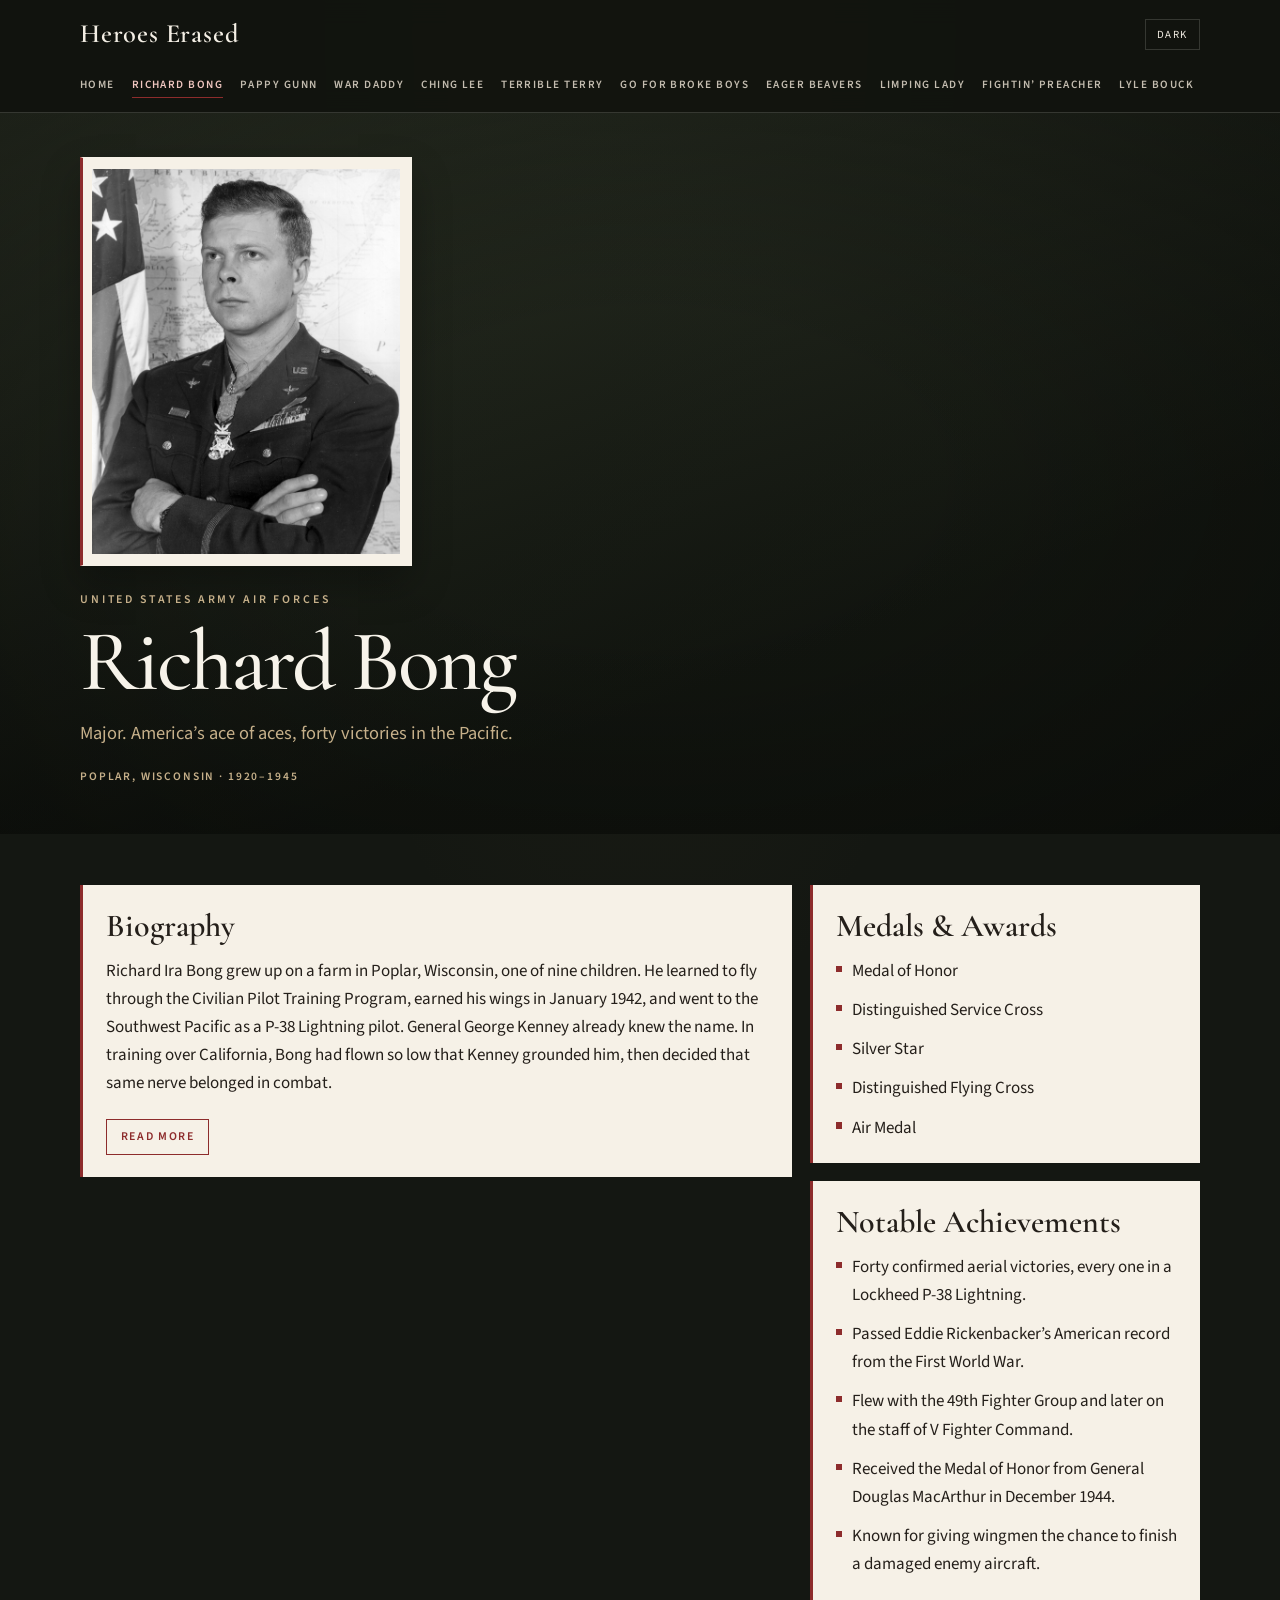
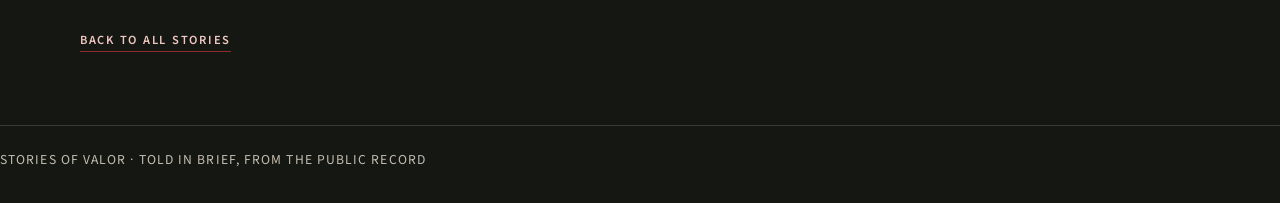
<file: richard-bong.html>
<!DOCTYPE html>
<html lang="en">
<head>
  <meta charset="UTF-8">
  <meta name="viewport" content="width=device-width, initial-scale=1.0">
  <title>Richard Bong · Stories of Valor</title>
  <meta name="description" content="Richard Ira Bong, America’s highest-scoring fighter ace of the Second World War.">
  <link rel="preconnect" href="https://fonts.googleapis.com">
  <link rel="preconnect" href="https://fonts.gstatic.com" crossorigin>
  <link href="https://fonts.googleapis.com/css2?family=Cormorant+Garamond:ital,wght@0,500;0,600;0,700;1,500&family=Source+Sans+3:ital,wght@0,400;0,500;0,600;0,700;1,400&display=swap" rel="stylesheet">
  <link rel="stylesheet" href="css/styles.css">
  <script src="js/main.js"></script>
</head>
<body data-page="richard-bong">
  <a class="skip-link" href="#main">Skip to content</a>
  <header class="site-header" id="site-header"></header>
  <main id="main">
    <header class="profile-banner">
      <div class="profile-banner-inner">
        <figure class="portrait-card">
          <img src="Images/RichardBong.jpg" alt="Richard Bong">
        </figure>
        <p class="eyebrow">United States Army Air Forces</p>
        <h1>Richard Bong</h1>
        <p class="profile-role">Major. America’s ace of aces, forty victories in the Pacific.</p>
        <p class="card-meta">Poplar, Wisconsin · 1920–1945</p>
      </div>
    </header>
    <section class="section">
      <div class="profile-grid">
        <article class="panel">
          <h2>Biography</h2>
          <div class="bio" id="bio">
            <p>Richard Ira Bong grew up on a farm in Poplar, Wisconsin, one of nine children. He learned to fly through the Civilian Pilot Training Program, earned his wings in January 1942, and went to the Southwest Pacific as a P-38 Lightning pilot. General George Kenney already knew the name. In training over California, Bong had flown so low that Kenney grounded him, then decided that same nerve belonged in combat.</p>
            <div class="bio-more" id="bio-more">
              <p>Over New Guinea and later the Philippines, Bong became the highest-scoring American fighter pilot of the war. All forty of his confirmed victories came in the Lightning. Squadron mates remembered a pilot who closed until missing was unlikely, and who sometimes damaged an enemy aircraft and left the finish to a wingman. When Kenney promised him leave after twenty victories, Bong timed the last of them for Wisconsin’s deer season. He named his fighter Marge, for Marjorie Vattendahl, and married her in 1945.</p>
              <p>He received the Medal of Honor from General Douglas MacArthur in December 1944 and was sent home, too valuable to risk on another combat tour. The Army put him to work on war bonds and then on jet tests for Lockheed. On August 6, 1945, the fuel pump failed on a P-80 Shooting Star during takeoff at Burbank. He left the aircraft too low for the parachute to open. He was twenty-four. The newspapers carried his death beside the news from Hiroshima.</p>
            </div>
          </div>
          <button class="read-toggle" type="button" aria-controls="bio-more">Read more</button>
        </article>
        <div class="profile-side">
          <section class="panel">
            <h2>Medals &amp; Awards</h2>
            <ul class="award-list">
              <li>Medal of Honor</li>
              <li>Distinguished Service Cross</li>
              <li>Silver Star</li>
              <li>Distinguished Flying Cross</li>
              <li>Air Medal</li>
            </ul>
          </section>
          <section class="panel">
            <h2>Notable Achievements</h2>
            <ul class="achieve-list">
              <li>Forty confirmed aerial victories, every one in a Lockheed P-38 Lightning.</li>
              <li>Passed Eddie Rickenbacker’s American record from the First World War.</li>
              <li>Flew with the 49th Fighter Group and later on the staff of V Fighter Command.</li>
              <li>Received the Medal of Honor from General Douglas MacArthur in December 1944.</li>
              <li>Known for giving wingmen the chance to finish a damaged enemy aircraft.</li>
            </ul>
          </section>
        </div>
      </div>
      <p class="back-link"><a href="index.html">Back to all stories</a></p>
    </section>
  </main>
  <footer class="site-footer">
    <p>Stories of Valor · Told in brief, from the public record</p>
  </footer>
  <script src="js/theme.js"></script>
</body>
</html>
</file>
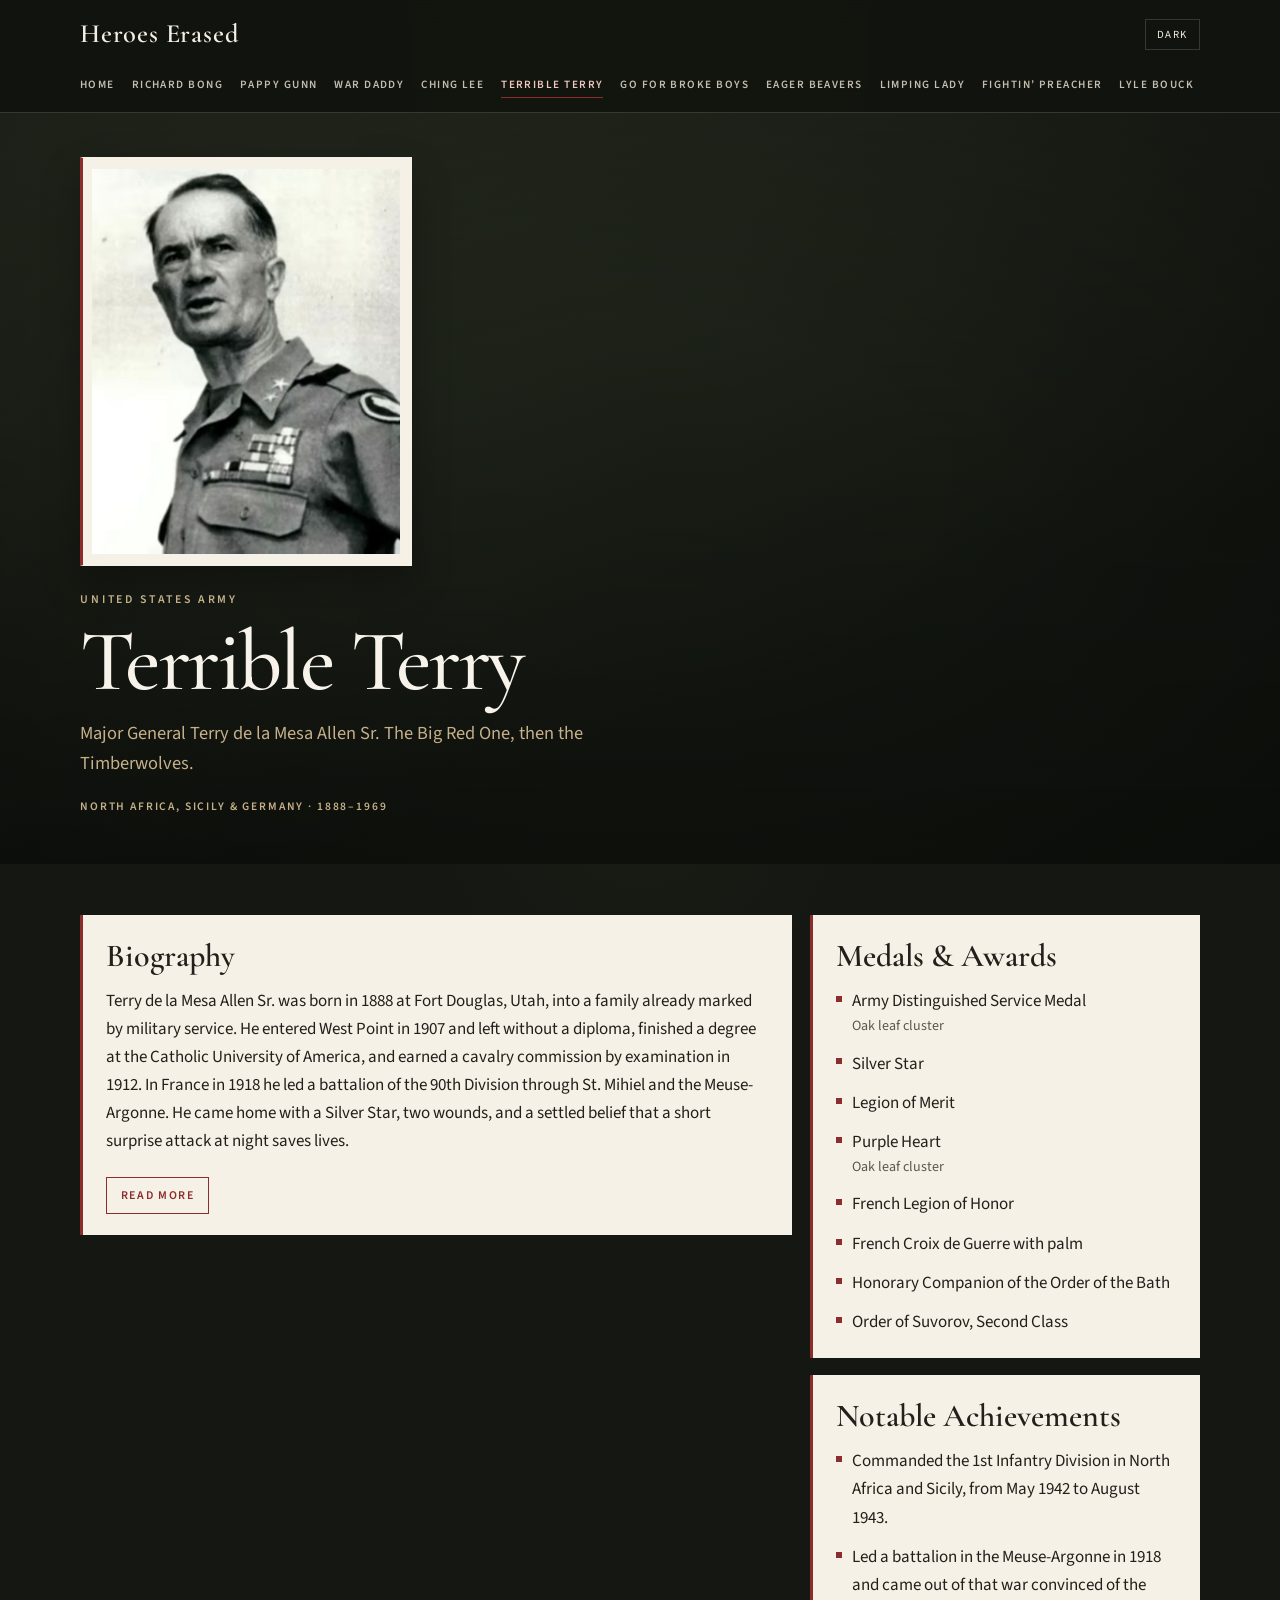
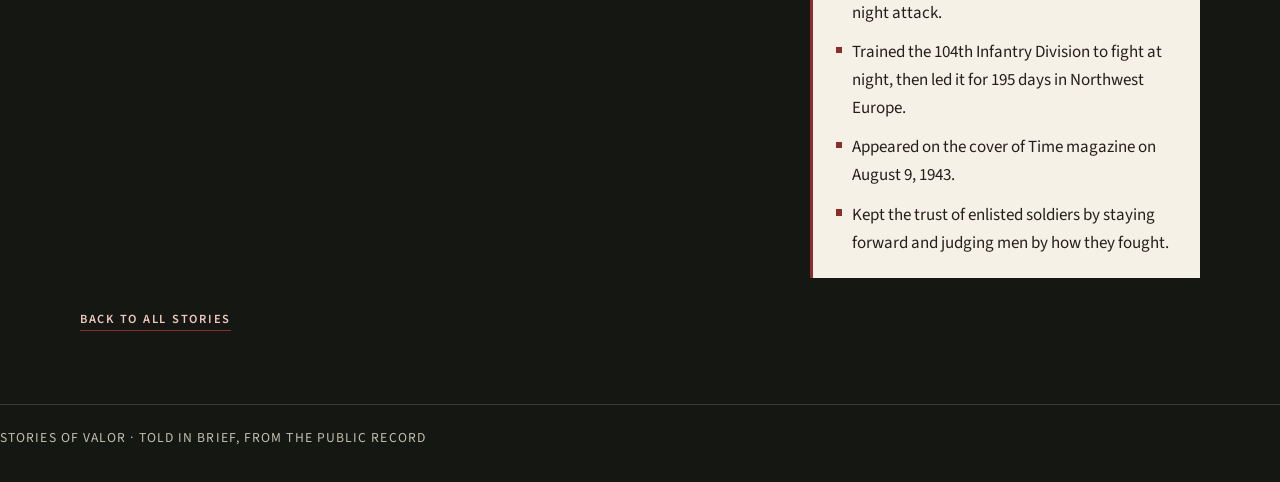
<file: terrible-terry.html>
<!DOCTYPE html>
<html lang="en">
<head>
  <meta charset="UTF-8">
  <meta name="viewport" content="width=device-width, initial-scale=1.0">
  <title>Terrible Terry · Stories of Valor</title>
  <meta name="description" content="Major General Terry de la Mesa Allen Sr., commander of the 1st and 104th Infantry Divisions.">
  <link rel="preconnect" href="https://fonts.googleapis.com">
  <link rel="preconnect" href="https://fonts.gstatic.com" crossorigin>
  <link href="https://fonts.googleapis.com/css2?family=Cormorant+Garamond:ital,wght@0,500;0,600;0,700;1,500&family=Source+Sans+3:ital,wght@0,400;0,500;0,600;0,700;1,400&display=swap" rel="stylesheet">
  <link rel="stylesheet" href="css/styles.css">
  <script src="js/main.js"></script>
</head>
<body data-page="terrible-terry">
  <a class="skip-link" href="#main">Skip to content</a>
  <header class="site-header" id="site-header"></header>
  <main id="main">
    <header class="profile-banner">
      <div class="profile-banner-inner">
        <figure class="portrait-card">
          <img src="Images/terryallen.jpg" alt="Terrible Terry">
        </figure>
        <p class="eyebrow">United States Army</p>
        <h1>Terrible Terry</h1>
        <p class="profile-role">Major General Terry de la Mesa Allen Sr. The Big Red One, then the Timberwolves.</p>
        <p class="card-meta">North Africa, Sicily &amp; Germany · 1888–1969</p>
      </div>
    </header>
    <section class="section">
      <div class="profile-grid">
        <article class="panel">
          <h2>Biography</h2>
          <div class="bio" id="bio">
            <p>Terry de la Mesa Allen Sr. was born in 1888 at Fort Douglas, Utah, into a family already marked by military service. He entered West Point in 1907 and left without a diploma, finished a degree at the Catholic University of America, and earned a cavalry commission by examination in 1912. In France in 1918 he led a battalion of the 90th Division through St. Mihiel and the Meuse-Argonne. He came home with a Silver Star, two wounds, and a settled belief that a short surprise attack at night saves lives.</p>
            <div class="bio-more" id="bio-more">
              <p>In 1942 he took command of the 1st Infantry Division. Through North Africa and Sicily the Big Red One fought hard and, off the line, celebrated the same way. Allen and his assistant commander, Theodore Roosevelt Jr., cared more about combat than polish. General Omar Bradley relieved them both in August 1943. Patton, who had wanted Allen for the hardest landing in Sicily, told Eisenhower that no one should whip a dog before putting him into a fight. Allen wrote afterward that the division had come through ten months of combat successfully, and that he was glad to leave it in capable hands.</p>
              <p>That October he received the 104th Infantry Division, the Timberwolves, and trained them to attack at night until Bradley — the general who had relieved him — called them the only division he knew that was prepared for night combat. The 104th landed in France in September 1944 and fought for 195 days, from the Netherlands across the Rhine to the Mulde River. Allen kept his headquarters forward and slept on the ground. He retired in 1946 and died in El Paso in 1969.</p>
            </div>
          </div>
          <button class="read-toggle" type="button" aria-controls="bio-more">Read more</button>
        </article>
        <div class="profile-side">
          <section class="panel">
            <h2>Medals &amp; Awards</h2>
            <ul class="award-list">
              <li>Army Distinguished Service Medal <span class="award-note">Oak leaf cluster</span></li>
              <li>Silver Star</li>
              <li>Legion of Merit</li>
              <li>Purple Heart <span class="award-note">Oak leaf cluster</span></li>
              <li>French Legion of Honor</li>
              <li>French Croix de Guerre with palm</li>
              <li>Honorary Companion of the Order of the Bath</li>
              <li>Order of Suvorov, Second Class</li>
            </ul>
          </section>
          <section class="panel">
            <h2>Notable Achievements</h2>
            <ul class="achieve-list">
              <li>Commanded the 1st Infantry Division in North Africa and Sicily, from May 1942 to August 1943.</li>
              <li>Led a battalion in the Meuse-Argonne in 1918 and came out of that war convinced of the night attack.</li>
              <li>Trained the 104th Infantry Division to fight at night, then led it for 195 days in Northwest Europe.</li>
              <li>Appeared on the cover of Time magazine on August 9, 1943.</li>
              <li>Kept the trust of enlisted soldiers by staying forward and judging men by how they fought.</li>
            </ul>
          </section>
        </div>
      </div>
      <p class="back-link"><a href="index.html">Back to all stories</a></p>
    </section>
  </main>
  <footer class="site-footer">
    <p>Stories of Valor · Told in brief, from the public record</p>
  </footer>
  <script src="js/theme.js"></script>
</body>
</html>
</file>
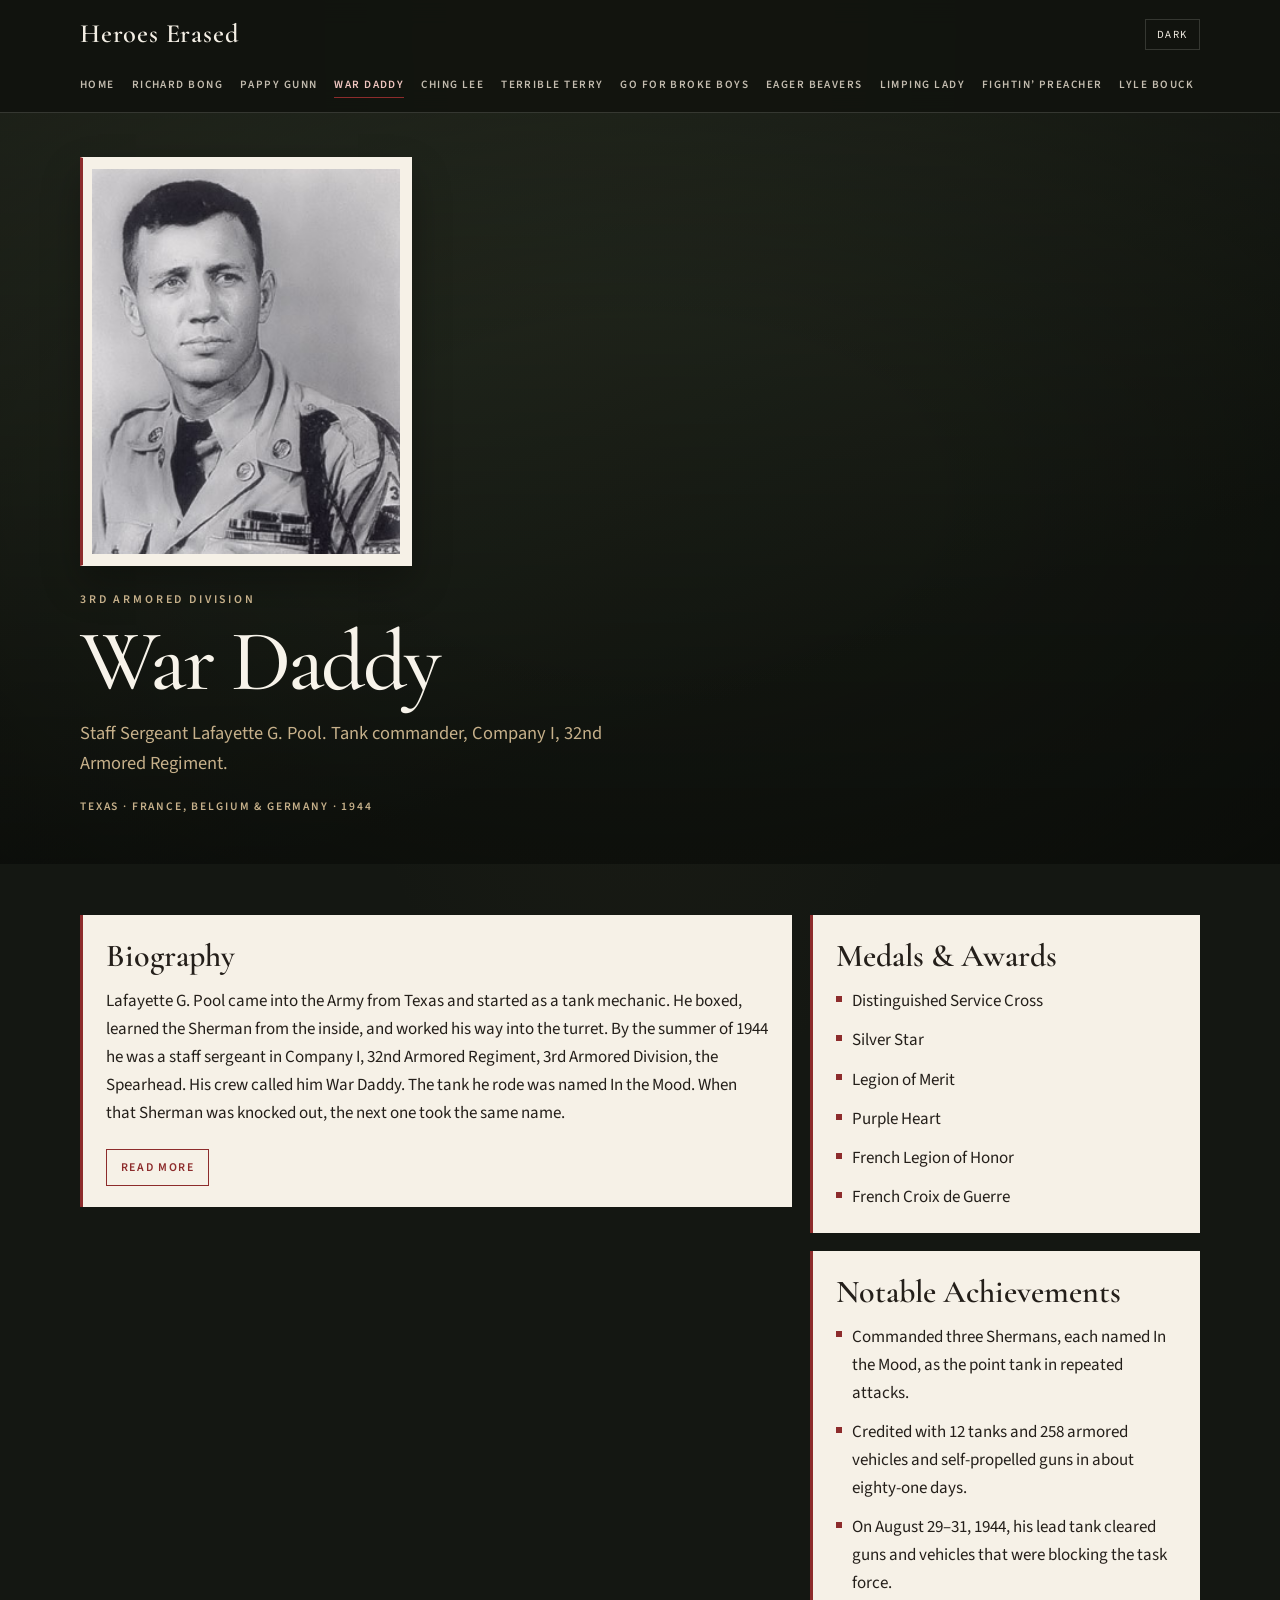
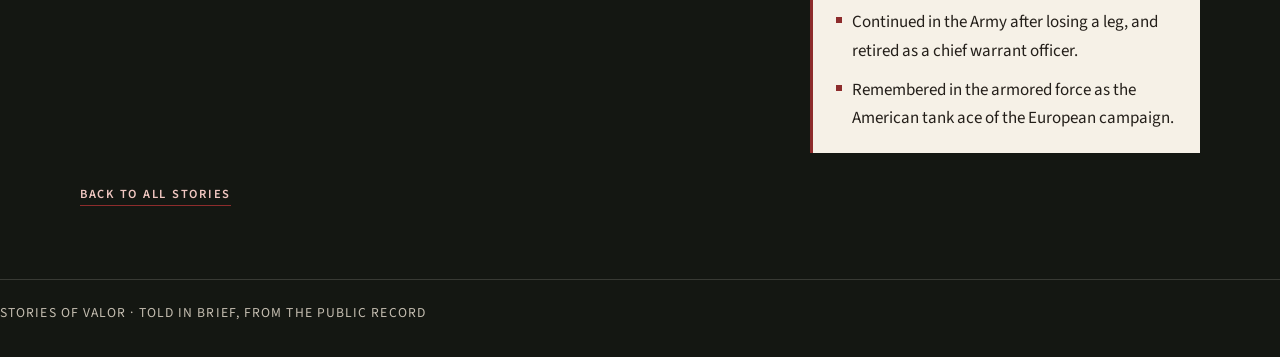
<file: war-daddy.html>
<!DOCTYPE html>
<html lang="en">
<head>
  <meta charset="UTF-8">
  <meta name="viewport" content="width=device-width, initial-scale=1.0">
  <title>War Daddy · Stories of Valor</title>
  <meta name="description" content="Lafayette G. Pool, the 3rd Armored Division tank commander known as War Daddy.">
  <link rel="preconnect" href="https://fonts.googleapis.com">
  <link rel="preconnect" href="https://fonts.gstatic.com" crossorigin>
  <link href="https://fonts.googleapis.com/css2?family=Cormorant+Garamond:ital,wght@0,500;0,600;0,700;1,500&family=Source+Sans+3:ital,wght@0,400;0,500;0,600;0,700;1,400&display=swap" rel="stylesheet">
  <link rel="stylesheet" href="css/styles.css">
  <script src="js/main.js"></script>
</head>
<body data-page="war-daddy">
  <a class="skip-link" href="#main">Skip to content</a>
  <header class="site-header" id="site-header"></header>
  <main id="main">
    <header class="profile-banner">
      <div class="profile-banner-inner">
        <figure class="portrait-card">
          <img src="Images/lafayettepool.jpg" alt="War Daddy">
        </figure>
        <p class="eyebrow">3rd Armored Division</p>
        <h1>War Daddy</h1>
        <p class="profile-role">Staff Sergeant Lafayette G. Pool. Tank commander, Company I, 32nd Armored Regiment.</p>
        <p class="card-meta">Texas · France, Belgium &amp; Germany · 1944</p>
      </div>
    </header>
    <section class="section">
      <div class="profile-grid">
        <article class="panel">
          <h2>Biography</h2>
          <div class="bio" id="bio">
            <p>Lafayette G. Pool came into the Army from Texas and started as a tank mechanic. He boxed, learned the Sherman from the inside, and worked his way into the turret. By the summer of 1944 he was a staff sergeant in Company I, 32nd Armored Regiment, 3rd Armored Division, the Spearhead. His crew called him War Daddy. The tank he rode was named In the Mood. When that Sherman was knocked out, the next one took the same name.</p>
            <div class="bio-more" id="bio-more">
              <p>From late June into September 1944, Pool’s crew led attacks across France and Belgium and into Germany. In about eighty-one days of combat he is credited with 12 enemy tanks and 258 other armored vehicles and self-propelled guns, fought from three different Shermans. The Distinguished Service Cross for August 29–31 describes him in the lead tank, accounting for four tanks, three anti-tank guns, and about fifty unarmored vehicles in that stretch, while the task force kept moving.</p>
              <p>Near Stolberg, Germany, in September, German fire blew him from the turret of In the Mood III. He lost a leg. He told a Stars and Stripes reporter that he was just getting started. The Army took him back after the war. He retired as a chief warrant officer and died in 1990. He had been recommended for the Medal of Honor. The decoration he received was the Distinguished Service Cross.</p>
            </div>
          </div>
          <button class="read-toggle" type="button" aria-controls="bio-more">Read more</button>
        </article>
        <div class="profile-side">
          <section class="panel">
            <h2>Medals &amp; Awards</h2>
            <ul class="award-list">
              <li>Distinguished Service Cross</li>
              <li>Silver Star</li>
              <li>Legion of Merit</li>
              <li>Purple Heart</li>
              <li>French Legion of Honor</li>
              <li>French Croix de Guerre</li>
            </ul>
          </section>
          <section class="panel">
            <h2>Notable Achievements</h2>
            <ul class="achieve-list">
              <li>Commanded three Shermans, each named In the Mood, as the point tank in repeated attacks.</li>
              <li>Credited with 12 tanks and 258 armored vehicles and self-propelled guns in about eighty-one days.</li>
              <li>On August 29–31, 1944, his lead tank cleared guns and vehicles that were blocking the task force.</li>
              <li>Continued in the Army after losing a leg, and retired as a chief warrant officer.</li>
              <li>Remembered in the armored force as the American tank ace of the European campaign.</li>
            </ul>
          </section>
        </div>
      </div>
      <p class="back-link"><a href="index.html">Back to all stories</a></p>
    </section>
  </main>
  <footer class="site-footer">
    <p>Stories of Valor · Told in brief, from the public record</p>
  </footer>
  <script src="js/theme.js"></script>
</body>
</html>
</file>
<file: css/styles.css>
:root {
  --serif: "Cormorant Garamond", "Palatino Linotype", Palatino, "Book Antiqua", Georgia, serif;
  --sans: "Source Sans 3", "Segoe UI", Calibri, sans-serif;
}

[data-theme="dark"] {
  --bg: #141712;
  --bg-elevated: #1c2118;
  --text: #f3eee4;
  --muted: #c4bdb0;
  --card: #f6f1e7;
  --card-text: #241f1a;
  --card-muted: #5c564c;
  --red: #8d2c2c;
  --red-ink: #f0c7c1;
  --line: rgba(243, 238, 228, 0.16);
  --gold: #c6b08a;
  --shadow: 0 18px 36px rgba(0, 0, 0, 0.28);
  --header: rgba(18, 20, 15, 0.92);
  --input: #10130e;
  --hero-text: #f7f3ea;
  --hero-muted: #ddd4c4;
  --banner: #1a1e16;
  color-scheme: dark;
}

[data-theme="light"] {
  --bg: #e9e2d4;
  --bg-elevated: #f7f3ea;
  --text: #241f1a;
  --muted: #5e584e;
  --card: #fffcf7;
  --card-text: #241f1a;
  --card-muted: #5c564c;
  --red: #8d2c2c;
  --red-ink: #8d2c2c;
  --line: rgba(36, 31, 26, 0.14);
  --gold: #6e5528;
  --shadow: 0 16px 34px rgba(70, 48, 24, 0.12);
  --header: rgba(247, 243, 234, 0.94);
  --input: #fffdf9;
  --hero-text: #241f1a;
  --hero-muted: #3f3a32;
  --banner: #2c3326;
  color-scheme: light;
}

*,
*::before,
*::after {
  box-sizing: border-box;
}

[hidden] {
  display: none !important;
}

html {
  scroll-behavior: smooth;
}

body {
  margin: 0;
  background:
    radial-gradient(ellipse at top, rgba(90, 78, 48, 0.16), transparent 42%),
    var(--bg);
  color: var(--text);
  font-family: var(--sans);
  font-size: 1.0625rem;
  line-height: 1.65;
  min-height: 100vh;
}

img {
  max-width: 100%;
}

h1, h2, h3 {
  font-family: var(--serif);
  font-weight: 600;
  line-height: 1.05;
}

p {
  margin: 0 0 1rem;
}

a {
  color: inherit;
}

.skip-link {
  position: absolute;
  left: 1rem;
  top: -4rem;
  z-index: 50;
  background: var(--card);
  color: var(--card-text);
  padding: 0.55rem 0.9rem;
  text-decoration: none;
}

.skip-link:focus {
  top: 0.75rem;
}

.visually-hidden {
  position: absolute;
  width: 1px;
  height: 1px;
  padding: 0;
  margin: -1px;
  overflow: hidden;
  clip: rect(0, 0, 0, 0);
  white-space: nowrap;
  border: 0;
}

.site-header {
  position: sticky;
  top: 0;
  z-index: 30;
  background: var(--header);
  border-bottom: 1px solid var(--line);
  backdrop-filter: blur(12px);
}

.header-bar {
  display: flex;
  align-items: center;
  justify-content: space-between;
  gap: 1rem;
  width: min(1120px, calc(100% - 8vw));
  margin: 0 auto;
  padding: 0.8rem 0;
}

.brand {
  font-family: var(--serif);
  font-size: 1.65rem;
  font-weight: 600;
  letter-spacing: 0.03em;
  text-decoration: none;
  color: var(--text);
}

.header-tools {
  display: flex;
  align-items: center;
  gap: 0.6rem;
}

.theme-toggle,
.nav-toggle,
.read-toggle {
  font-family: var(--sans);
  cursor: pointer;
}

.theme-toggle {
  background: transparent;
  color: var(--text);
  border: 1px solid var(--line);
  letter-spacing: 0.14em;
  text-transform: uppercase;
  font-size: 0.68rem;
  padding: 0.45rem 0.7rem;
}

.theme-toggle:hover,
.theme-toggle:focus-visible,
.nav-toggle:focus-visible,
.read-toggle:focus-visible,
.nav-links a:focus-visible,
.story-card:focus-visible,
.back-link a:focus-visible {
  outline: 2px solid var(--red);
  outline-offset: 3px;
}

.nav-toggle {
  display: none;
  width: 2.6rem;
  height: 2.4rem;
  padding: 0;
  border: 1px solid var(--line);
  background: transparent;
  align-items: center;
  justify-content: center;
}

.bars {
  display: flex;
  flex-direction: column;
  gap: 5px;
  width: 1.05rem;
}

.bars span {
  display: block;
  height: 2px;
  background: var(--text);
  transform-origin: center;
  transition: transform 0.2s ease, opacity 0.2s ease;
}

.site-header.is-open .bars span:nth-child(1) {
  transform: translateY(6px) rotate(45deg);
}

.site-header.is-open .bars span:nth-child(2) {
  opacity: 0;
}

.site-header.is-open .bars span:nth-child(3) {
  transform: translateY(-6px) rotate(-45deg);
}

.nav-links {
  display: flex;
  flex-wrap: wrap;
  gap: 0.35rem 1.05rem;
  list-style: none;
  margin: 0 auto;
  padding: 0 0 0.85rem;
  width: min(1120px, calc(100% - 8vw));
}

.nav-links a {
  display: inline-block;
  text-decoration: none;
  color: var(--muted);
  font-size: 0.7rem;
  font-weight: 600;
  letter-spacing: 0.13em;
  text-transform: uppercase;
  padding-bottom: 0.15rem;
  border-bottom: 1px solid transparent;
}

.nav-links a:hover {
  color: var(--text);
}

.nav-links a.active {
  color: var(--red-ink);
  border-bottom-color: var(--red);
}

.hero {
  position: relative;
  min-height: 74vh;
  display: flex;
  align-items: flex-end;
  padding: 7rem 0 4.5rem;
  color: var(--hero-text);
  overflow: hidden;
}

[data-theme="dark"] .hero {
  background:
    radial-gradient(ellipse at 18% 10%, rgba(120, 96, 58, 0.28), transparent 46%),
    linear-gradient(165deg, #343b2c 0%, #1c2118 46%, #10120e 100%);
}

[data-theme="light"] .hero {
  background:
    radial-gradient(ellipse at 18% 0%, rgba(255, 250, 240, 0.7), transparent 42%),
    linear-gradient(165deg, #d7d0c0 0%, #c9c0ad 48%, #b7ad98 100%);
}

.hero::before {
  content: "";
  position: absolute;
  inset: 0;
  background-image: repeating-linear-gradient(
    90deg,
    transparent 0,
    transparent 92px,
    rgba(255, 255, 255, 0.025) 92px,
    rgba(255, 255, 255, 0.025) 93px
  );
  pointer-events: none;
}

.hero-overlay {
  position: absolute;
  inset: 0;
  pointer-events: none;
}

[data-theme="dark"] .hero-overlay {
  background:
    linear-gradient(180deg, rgba(8, 10, 7, 0.12) 0%, rgba(8, 10, 7, 0.62) 100%);
}

[data-theme="light"] .hero-overlay {
  background:
    linear-gradient(180deg, rgba(255, 248, 236, 0.05) 0%, rgba(40, 32, 20, 0.22) 100%);
}

.hero-content,
.profile-banner-inner,
.section,
.site-footer p {
  width: min(1120px, calc(100% - 8vw));
  margin-left: auto;
  margin-right: auto;
}

.hero-content {
  position: relative;
  z-index: 1;
}

.eyebrow {
  margin: 0 0 0.8rem;
  font-size: 0.74rem;
  font-weight: 600;
  letter-spacing: 0.24em;
  text-transform: uppercase;
  color: var(--gold);
}

.hero h1 {
  margin: 0;
  max-width: 8ch;
  font-size: clamp(4rem, 11vw, 7.6rem);
  font-weight: 500;
  letter-spacing: -0.03em;
  line-height: 0.86;
}

.hero-rule {
  width: 4.5rem;
  height: 2px;
  margin: 1.4rem 0 1.1rem;
  background: var(--red);
  border: 0;
}

.hero-sub {
  margin: 0;
  max-width: 34rem;
  font-size: 1.2rem;
  line-height: 1.5;
  color: var(--hero-muted);
}

.section {
  padding: 3.2rem 0 4.5rem;
}

.intro-copy {
  max-width: 40rem;
  font-size: 1.12rem;
  color: var(--muted);
}

.search-form {
  display: flex;
  flex-direction: column;
  gap: 0.4rem;
  max-width: 26rem;
  margin-top: 1.6rem;
}

.search-form label {
  font-size: 0.72rem;
  font-weight: 600;
  letter-spacing: 0.16em;
  text-transform: uppercase;
  color: var(--muted);
}

.search-form input {
  font: inherit;
  font-size: 1rem;
  color: var(--text);
  background: var(--input);
  border: 1px solid var(--line);
  border-left: 3px solid var(--red);
  padding: 0.8rem 0.95rem;
}

.search-form input:focus {
  outline: 2px solid var(--red);
  outline-offset: 2px;
}

.search-status {
  min-height: 1.4rem;
  margin: 0.75rem 0 0;
  color: var(--gold);
  font-size: 0.92rem;
}

.section-title {
  margin: 2.2rem 0 1.1rem;
  font-size: clamp(2rem, 4vw, 2.7rem);
  font-weight: 500;
}

.card-grid {
  display: grid;
  grid-template-columns: repeat(auto-fill, minmax(16.25rem, 1fr));
  gap: 1.05rem;
}

.story-card {
  display: flex;
  flex-direction: column;
  min-height: 12.5rem;
  padding: 1.3rem 1.25rem 1.15rem;
  background: var(--card);
  color: var(--card-text);
  text-decoration: none;
  border: 1px solid transparent;
  border-left: 3px solid var(--red);
  box-shadow: 0 1px 0 rgba(0, 0, 0, 0.04);
  transition: transform 0.22s ease, box-shadow 0.22s ease;
}

[data-theme="light"] .story-card,
[data-theme="light"] .panel {
  border-color: rgba(36, 31, 26, 0.08);
  border-left-color: var(--red);
}

.story-card h2 {
  margin: 0 0 0.45rem;
  font-family: var(--serif);
  font-size: 1.7rem;
  font-weight: 700;
  letter-spacing: -0.01em;
  line-height: 1.05;
}

.teaser {
  margin: 0;
  color: var(--card-muted);
  line-height: 1.45;
  flex: 1;
}

.card-meta {
  margin: 1.15rem 0 0;
  font-size: 0.72rem;
  font-weight: 600;
  letter-spacing: 0.16em;
  text-transform: uppercase;
  color: #6e2424;
}

.story-card:hover {
  transform: translateY(-6px);
  box-shadow: var(--shadow);
}

.profile-banner {
  position: relative;
  padding: 2.75rem 0 3rem;
  overflow: hidden;
}

[data-theme="dark"] .profile-banner {
  background:
    linear-gradient(180deg, rgba(8, 10, 7, 0.2), rgba(8, 10, 7, 0.45)),
    linear-gradient(160deg, #343b2c, #171b14 70%);
  color: #f7f3ea;
}

.profile-banner::after {
  content: "";
  position: absolute;
  inset: 0;
  pointer-events: none;
}

[data-theme="dark"] .profile-banner::after {
  background: radial-gradient(ellipse at center, transparent 30%, rgba(0, 0, 0, 0.35) 100%);
}

[data-theme="light"] .profile-banner {
  background:
    linear-gradient(180deg, rgba(255, 248, 236, 0.2), rgba(40, 32, 20, 0.18)),
    linear-gradient(160deg, #d9d2c2, #c3baa6);
  color: #241f1a;
}

[data-theme="light"] .profile-banner::after {
  background: radial-gradient(ellipse at center, transparent 40%, rgba(40, 32, 20, 0.16) 100%);
}

.profile-banner-inner {
  position: relative;
  z-index: 1;
}

.portrait-card {
  display: block;
  width: min(100%, 20.75rem);
  margin: 0 0 1.5rem;
  padding: 0.7rem 0.7rem 0.7rem 0.55rem;
  background: var(--card);
  border: 1px solid transparent;
  border-left: 3px solid var(--red);
  box-shadow: var(--shadow);
}

.portrait-card img {
  display: block;
  width: 100%;
  aspect-ratio: 4 / 5;
  object-fit: cover;
  object-position: center 18%;
}

.portrait-card--wide img {
  aspect-ratio: 3 / 2;
  object-position: center;
}

[data-theme="light"] .portrait-card {
  border-color: rgba(36, 31, 26, 0.08);
  border-left-color: var(--red);
}

.profile-banner h1 {
  margin: 0;
  font-size: clamp(3rem, 7vw, 5.4rem);
  font-weight: 500;
  letter-spacing: -0.03em;
  line-height: 0.92;
  max-width: 14ch;
}

.profile-role {
  margin: 1rem 0 0;
  max-width: 36rem;
  font-size: 1.15rem;
  color: var(--gold);
}

[data-theme="light"] .profile-role,
[data-theme="light"] .profile-banner .card-meta {
  color: #5c4520;
}

.profile-banner .card-meta {
  color: var(--gold);
}

.profile-grid {
  display: grid;
  grid-template-columns: minmax(0, 1.55fr) minmax(16rem, 0.85fr);
  gap: 1.1rem;
  align-items: start;
}

.profile-side {
  display: grid;
  gap: 1.1rem;
}

.panel {
  background: var(--card);
  color: var(--card-text);
  padding: 1.5rem 1.45rem 1.35rem;
  border-left: 3px solid var(--red);
}

.panel h2 {
  margin: 0 0 0.9rem;
  font-size: 2rem;
}

.panel p:last-child {
  margin-bottom: 0;
}

.bio p {
  margin-bottom: 0.95rem;
}

.award-list,
.achieve-list {
  margin: 0;
  padding: 0;
  list-style: none;
}

.award-list li,
.achieve-list li {
  position: relative;
  padding-left: 1rem;
  margin: 0 0 0.7rem;
}

.award-list li:last-child,
.achieve-list li:last-child {
  margin-bottom: 0;
}

.award-list li::before,
.achieve-list li::before {
  content: "";
  position: absolute;
  left: 0;
  top: 0.55rem;
  width: 0.38rem;
  height: 0.38rem;
  background: var(--red);
}

.award-note {
  display: block;
  color: var(--card-muted);
  font-size: 0.88rem;
}

.read-toggle {
  margin-top: 0.4rem;
  background: transparent;
  color: var(--red);
  border: 1px solid var(--red);
  letter-spacing: 0.14em;
  text-transform: uppercase;
  font-size: 0.74rem;
  font-weight: 600;
  padding: 0.55rem 0.85rem;
}

.read-toggle:hover {
  background: var(--red);
  color: #f6f1e7;
}

.back-link {
  margin: 1.6rem 0 0;
}

.back-link a {
  color: var(--red-ink);
  text-decoration: none;
  font-size: 0.78rem;
  font-weight: 600;
  letter-spacing: 0.14em;
  text-transform: uppercase;
  border-bottom: 1px solid var(--red);
  padding-bottom: 0.12rem;
}

.site-footer {
  border-top: 1px solid var(--line);
  padding: 1.4rem 0 2rem;
}

.site-footer p {
  margin: 0;
  color: var(--muted);
  font-size: 0.85rem;
  letter-spacing: 0.08em;
  text-transform: uppercase;
}

@media (max-width: 860px) {
  .profile-grid {
    grid-template-columns: 1fr;
  }
}

@media (max-width: 767px) {
  .nav-toggle {
    display: inline-flex;
  }

  .nav-links {
    display: none;
    position: absolute;
    top: 100%;
    left: 0;
    right: 0;
    width: 100%;
    flex-direction: column;
    gap: 0.15rem;
    padding: 0.4rem 6vw 1rem;
    background: var(--bg-elevated);
    border-bottom: 1px solid var(--line);
  }

.site-header.is-open .nav-links {
  display: flex;
  z-index: 2;
  box-shadow: 0 18px 32px rgba(0, 0, 0, 0.16);
}

  .nav-links a {
    padding: 0.55rem 0;
  }

  .hero {
    min-height: 62vh;
    padding-top: 5.5rem;
  }

  .hero h1 {
    max-width: none;
  }

  .section {
    padding-top: 2.2rem;
  }
}

@media (prefers-reduced-motion: reduce) {
  html {
    scroll-behavior: auto;
  }

  .story-card,
  .bars span {
    transition: none;
  }
}
</file>
